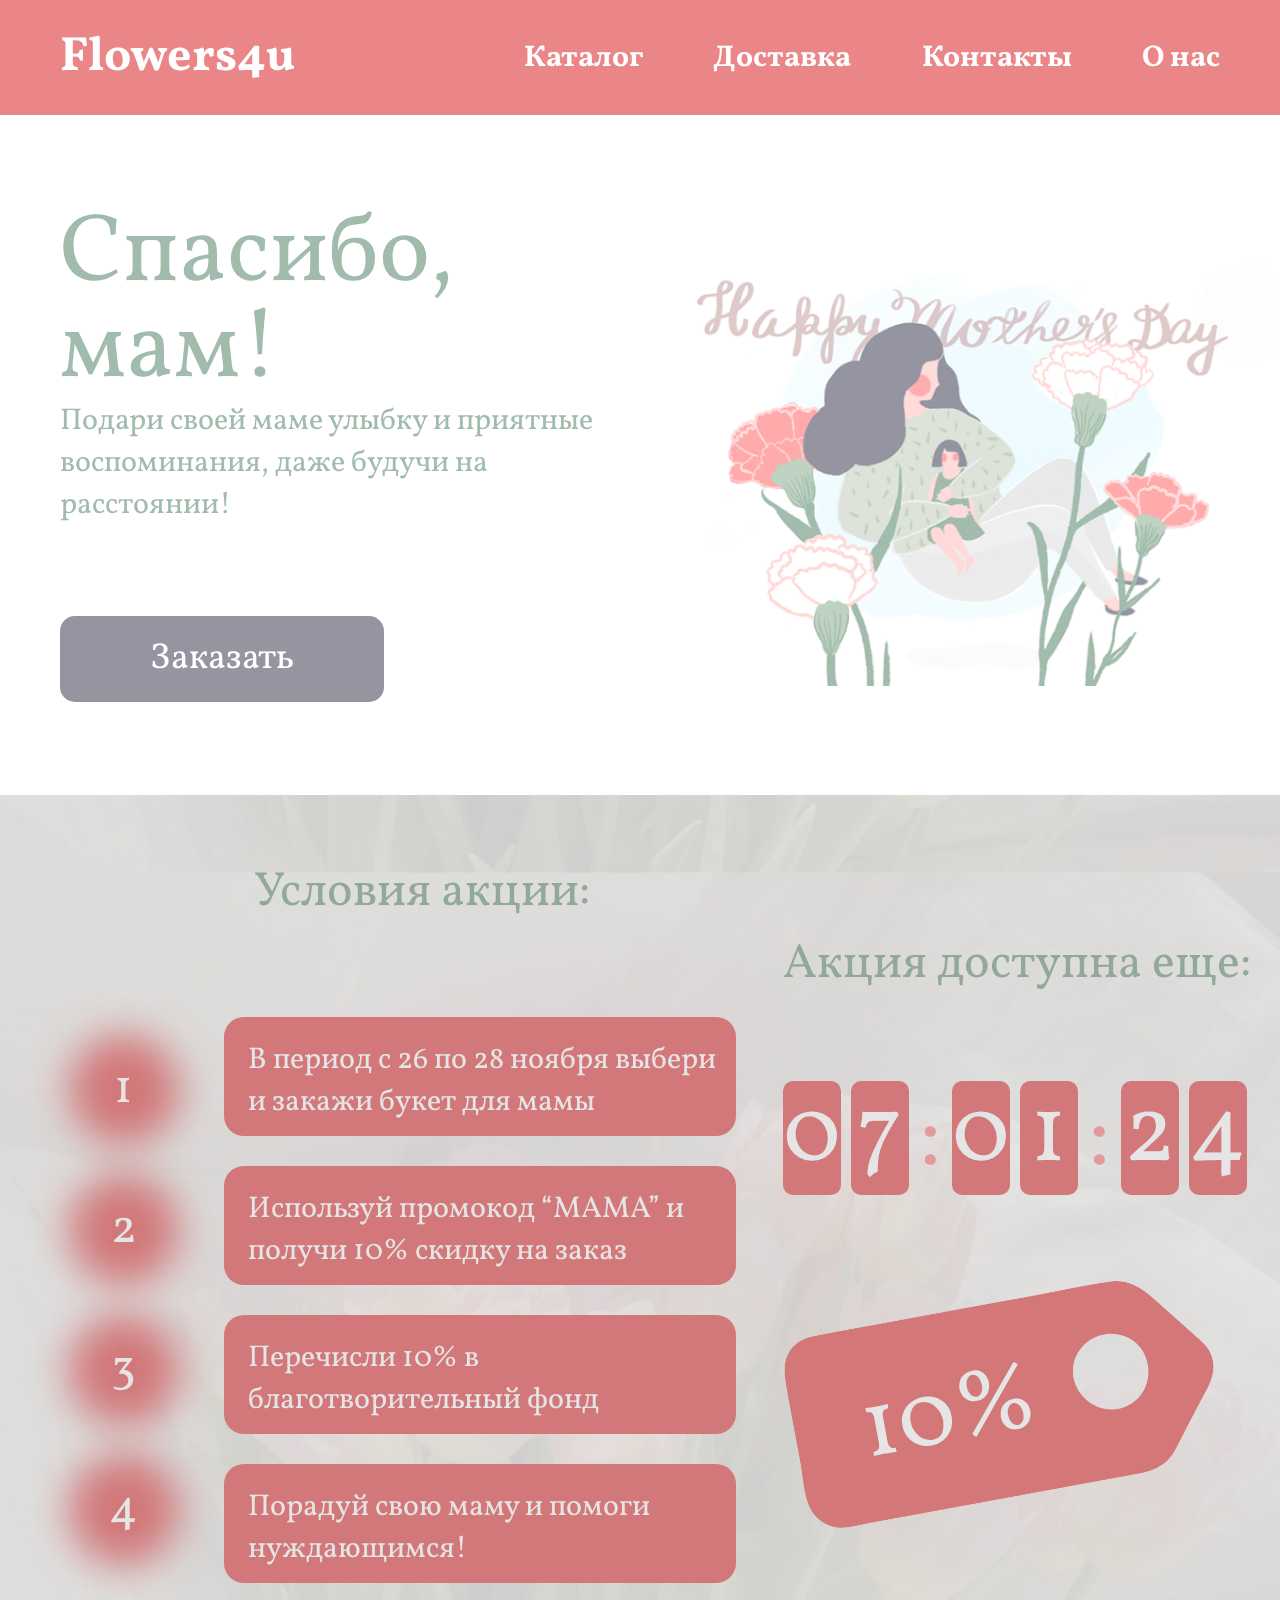
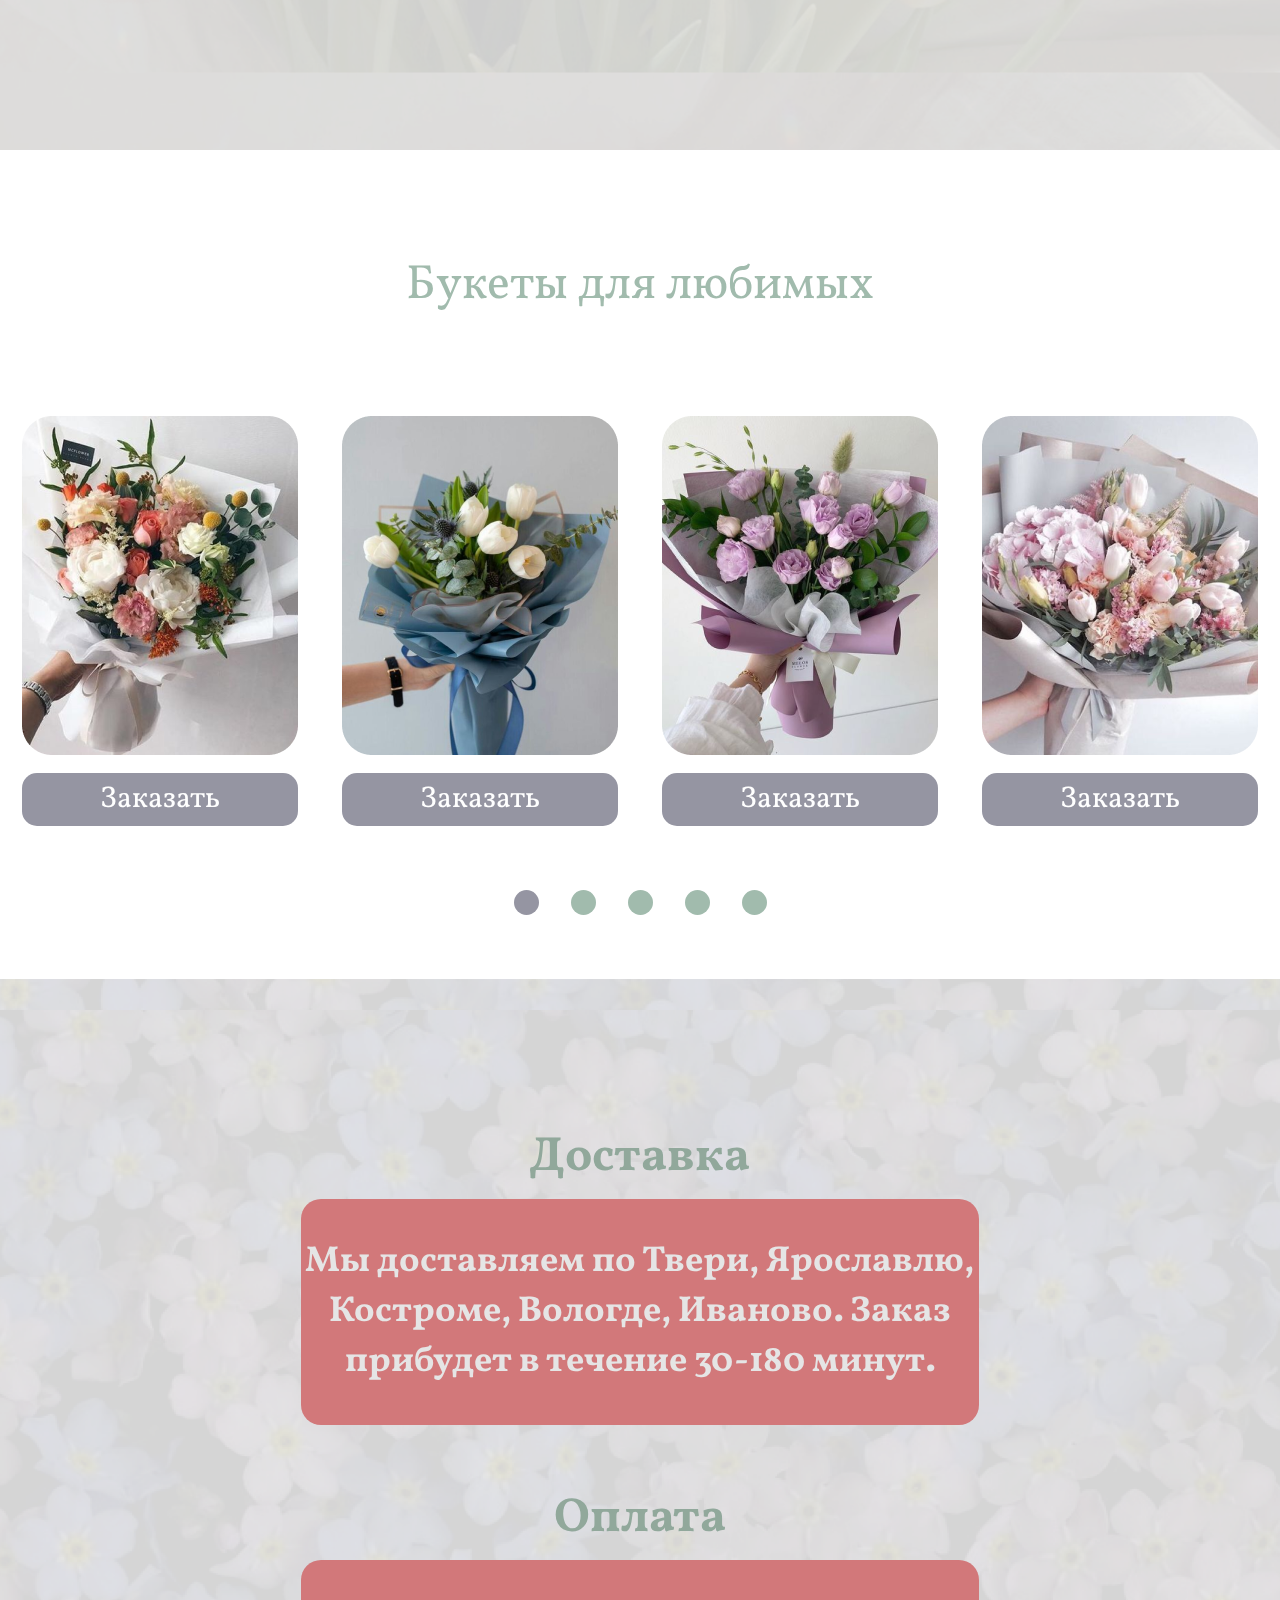
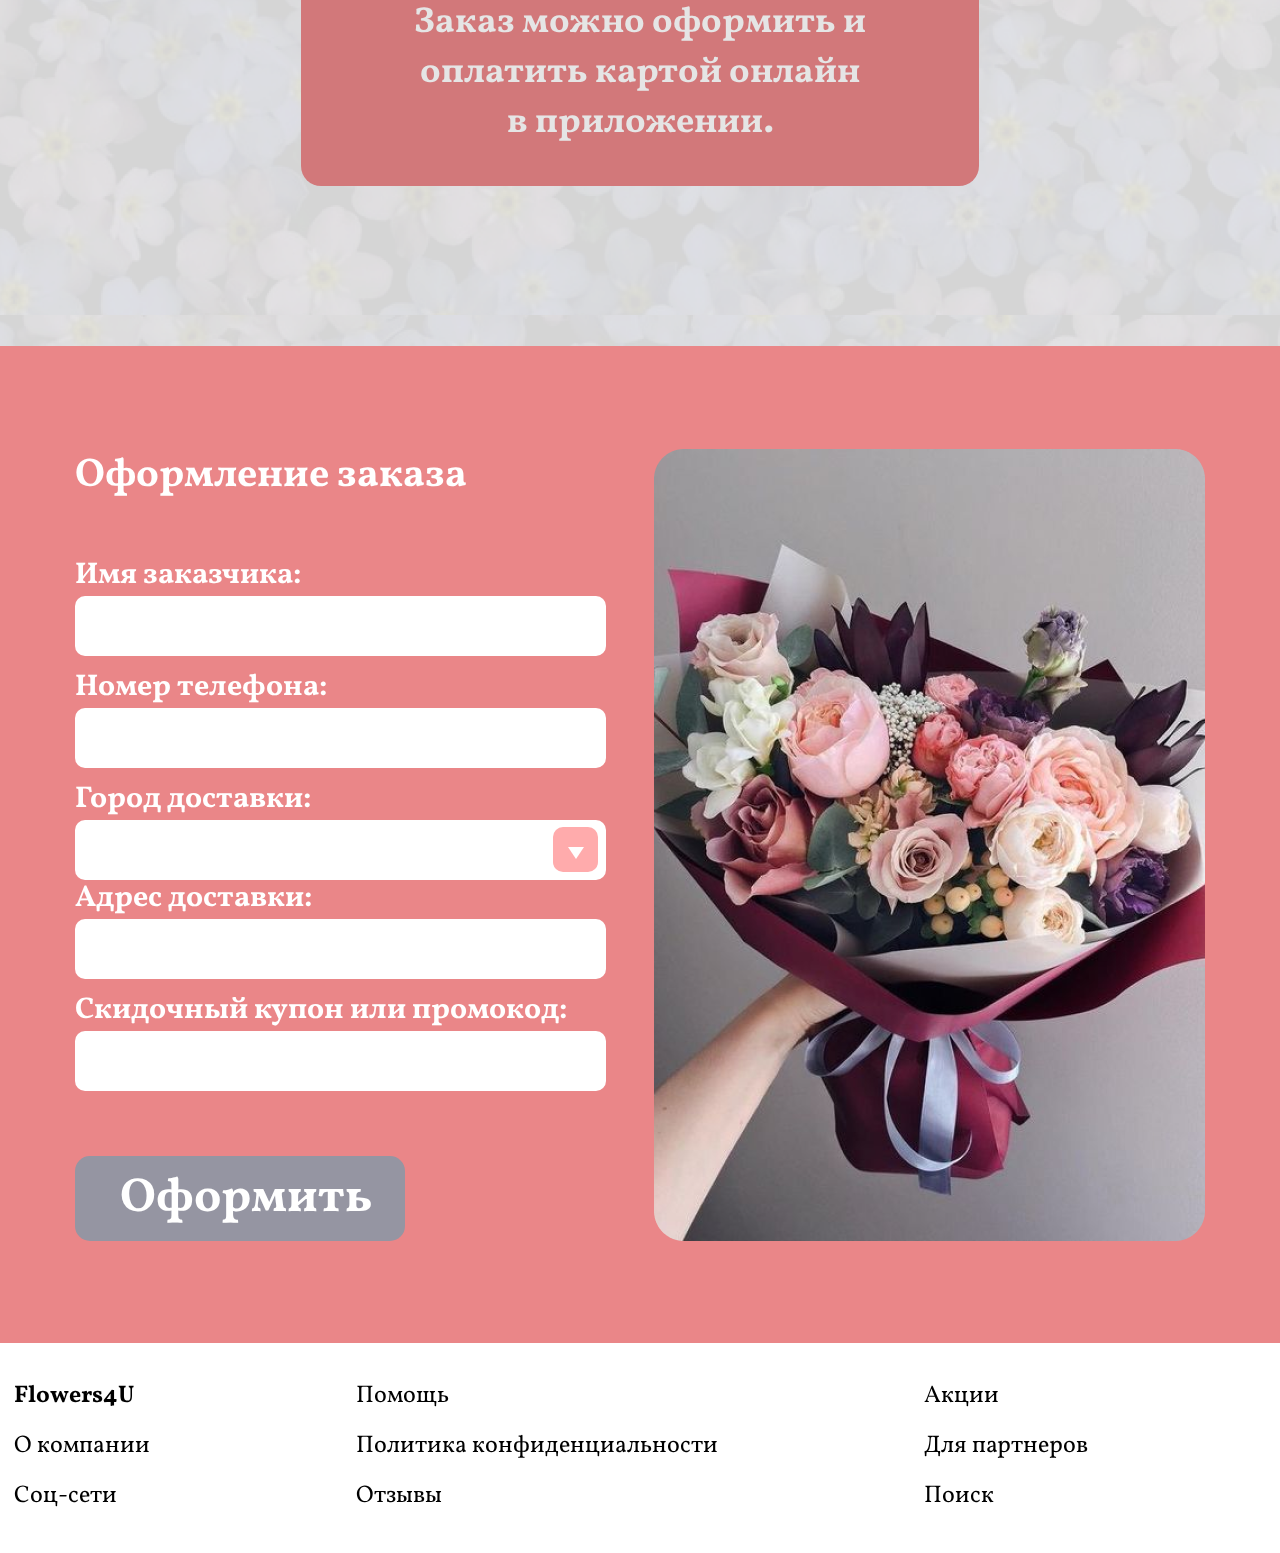
<file: index.html>
<!DOCTYPE html>
<html lang="en">
<head>
    <meta charset="UTF-8">
    <link href="styles.css" rel="stylesheet">
    <link rel="shortcut icon" href="img/flower_icon.ico" type="image/x-icon">
    <title>Flowers4u</title>
</head>
<body>
<div class="wrapper">
    <div class="header">
        <div class='container'>
            <div class="header-row">
                <div class="header-logo">
                    Flowers4u
                </div>
                <div class="header-menu">
                    <a href="#">Каталог</a>
                    <a href="#">Доставка</a>
                    <a href="#">Контакты</a>
                    <a href="#">О нас</a>
                </div>
            </div>
        </div>
    </div>
    <div class="content">
        <div class="thanks">
            <div class='container'>
                <div class="thanks-row">
                    <div class="thanks-body">
                        <div class="thanks-text">
                            <div class="thanks-title">Спасибо, мам!</div>
                            <p class="thanks-info">Подари своей маме улыбку и приятные воспоминания, даже будучи на
                                расстоянии!</p>
                        </div>
                        <div class="thanks-button">
                            <a href="#">Заказать</a>
                        </div>
                    </div>
                    <div class="thanks-image">
                        <img src="img/mother_s_day_1.png" width="654" height="490">
                    </div>
                </div>
            </div>
        </div>
        <div class="sales">
            <div class="container">
                <div class="sales-row">
                    <div class="sales-row-first">
                        <div class="sales-row-first-title">
                            Условия акции:
                        </div>
                        <div class="sales-row-first-column">
                            <ul class="sales-row-first-column-text">
                                <li>В период с 26 по 28 ноября
                                    выбери и закажи букет для мамы
                                </li>
                                <li>Используй промокод “МАМА” и
                                    получи 10% скидку на заказ
                                </li>
                                <li>Перечисли 10% в
                                    благотворительный фонд
                                </li>
                                <li>Порадуй свою маму и
                                    помоги нуждающимся!
                                </li>
                            </ul>
                            <ul class="sales-row-first-column-number">
                                <li>1</li>
                                <li>2</li>
                                <li>3</li>
                                <li>4</li>
                            </ul>
                        </div>
                    </div>
                    <div class="sales-row-second">
                        <div class="sales-row-second-title">
                            Акция доступна еще:
                        </div>
                        <div class="sales-row-second-column">
                            <ul class="sales-row-second-column-date">
                                <li>0</li>
                                <li>7</li>
                                <li class="dots">:</li>
                                <li>0</li>
                                <li>1</li>
                                <li class="dots">:</li>
                                <li>2</li>
                                <li>4</li>
                            </ul>
                            <div class="sales-row-second-column-image">
                                <img src="img/sales_rectangle.png" alt="">
                                <p>10%</p>
                            </div>
                        </div>
                    </div>
                </div>
            </div>
        </div>
        <div class="bouquets">
            <div class="container">
                <div class="bouquets-row">
                    <div class="bouquets-title">
                        Букеты для любимых
                    </div>
                    <div class="bouquets-columns">
                        <div class="block-1">
                            <div class="bouquets-column-1">
                                <img src="img/flowers_1.png" alt="">
                                <p>Заказать</p>
                            </div>
                            <div class="bouquets-column-2">
                                <img src="img/flowers_2.png" alt="">
                                <p>Заказать</p>
                            </div>
                        </div>
                        <div class="block-2">
                            <div class="bouquets-column-3">
                                <img src="img/flowers_3.png" alt="">
                                <p>Заказать</p>
                            </div>
                            <div class="bouquets-column-4">
                                <img src="img/flowers_4.png" alt="">
                                <p>Заказать</p>
                            </div>
                        </div>
                    </div>
                    <div class="bouquets-circle">

                        <input type="radio" id="contactChoice1"
                               name="contact" value="circle" checked>
                        <label for="contactChoice1"></label>
                        <input type="radio" id="contactChoice2"
                               name="contact" value="circle">
                        <label for="contactChoice2"></label>
                        <input type="radio" id="contactChoice3"
                               name="contact" value="circle">
                        <label for="contactChoice3"></label>
                        <input type="radio" id="contactChoice4"
                               name="contact" value="circle">
                        <label for="contactChoice4"></label>
                        <input type="radio" id="contactChoice5"
                               name="contact" value="circle">
                        <label for="contactChoice5"></label>

                    </div>
                </div>
            </div>
        </div>
        <div class="delivery">
            <div class="container">
                <div class="delivery-column">
                    <div class="delivery-title">Доставка</div>
                    <div class="delivery-info">
                        <div class="delivery-info-1">
                            Мы доставляем по Твери, Ярославлю, Костроме, Вологде, Иваново.
                            Заказ прибудет в течение 30-180 минут.
                        </div>
                    </div>
                    <div class="delivery-title">Оплата</div>
                    <div class="delivery-info">
                        <div class="delivery-info-2">
                            Заказ можно оформить и оплатить картой онлайн в приложении.
                        </div>
                    </div>
                </div>
            </div>
        </div>
        <div class="checkout">
            <div class="container">
                <div class="checkout-row">
                    <div class="checkout-body">
                        <div class="checkout-title">
                            Оформление заказа
                        </div>
                        <div class="checkout-info">
                            <div class="name">Имя заказчика:
                                <div class="field"></div>
                            </div>
                            <div class="number">Номер телефона:
                                <div class="field"></div>
                            </div>
                            <div class="city">Город доставки:
                                <div class="field"></div>
                                <div class="figure">
                                    <div class="field-sqr"></div>
                                    <div class="field-triangle"></div>
                                </div>
                            </div>
                            <div class="address">Адрес доставки:
                                <div class="field"></div>
                            </div>
                            <div class="coupon">Скидочный купон или промокод:
                                <div class="field"></div>
                            </div>
                            <div class="checkout-btn">Оформить</div>
                        </div>
                    </div>
                    <div class="checkout-flowers">
                        <img src="img/flowers_5.png" alt="" width="551" height="792">
                    </div>
                </div>
            </div>
        </div>
    </div>
    <div class="footer">
        <div class='container'>
            <ul class="footer-menu">
                <li><a href="#" class="logo">Flowers4U</a></li>
                <li><a href="#">О компании</a></li>
                <li><a href="#">Соц-сети</a></li>
                <li><a href="#">Помощь</a></li>
                <li><a href="#">Политика конфиденциальности</a></li>
                <li><a href="#">Отзывы</a></li>
                <li><a href="#">Акции</a></li>
                <li><a href="#">Для партнеров</a></li>
                <li><a href="#">Поиск</a></li>
            </ul>
        </div>
    </div>
</div>
</body>
</html>
</file>
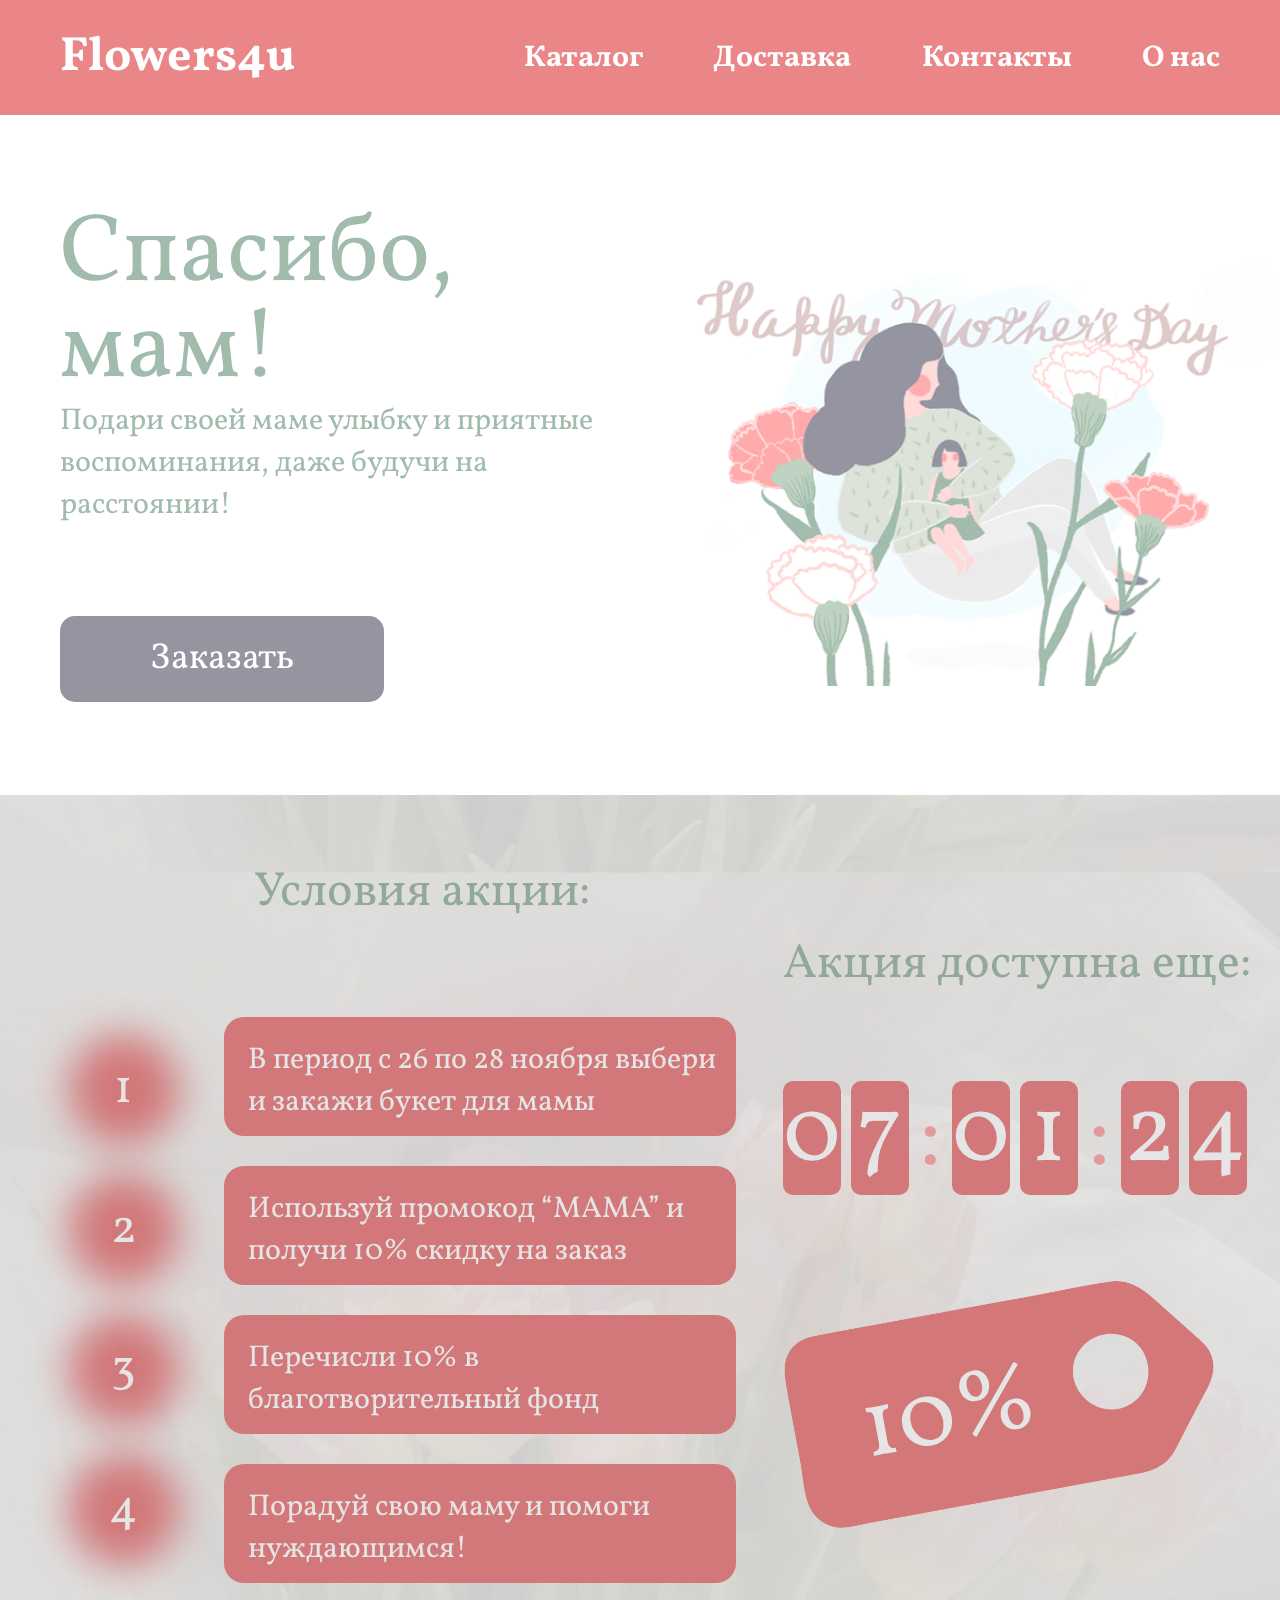
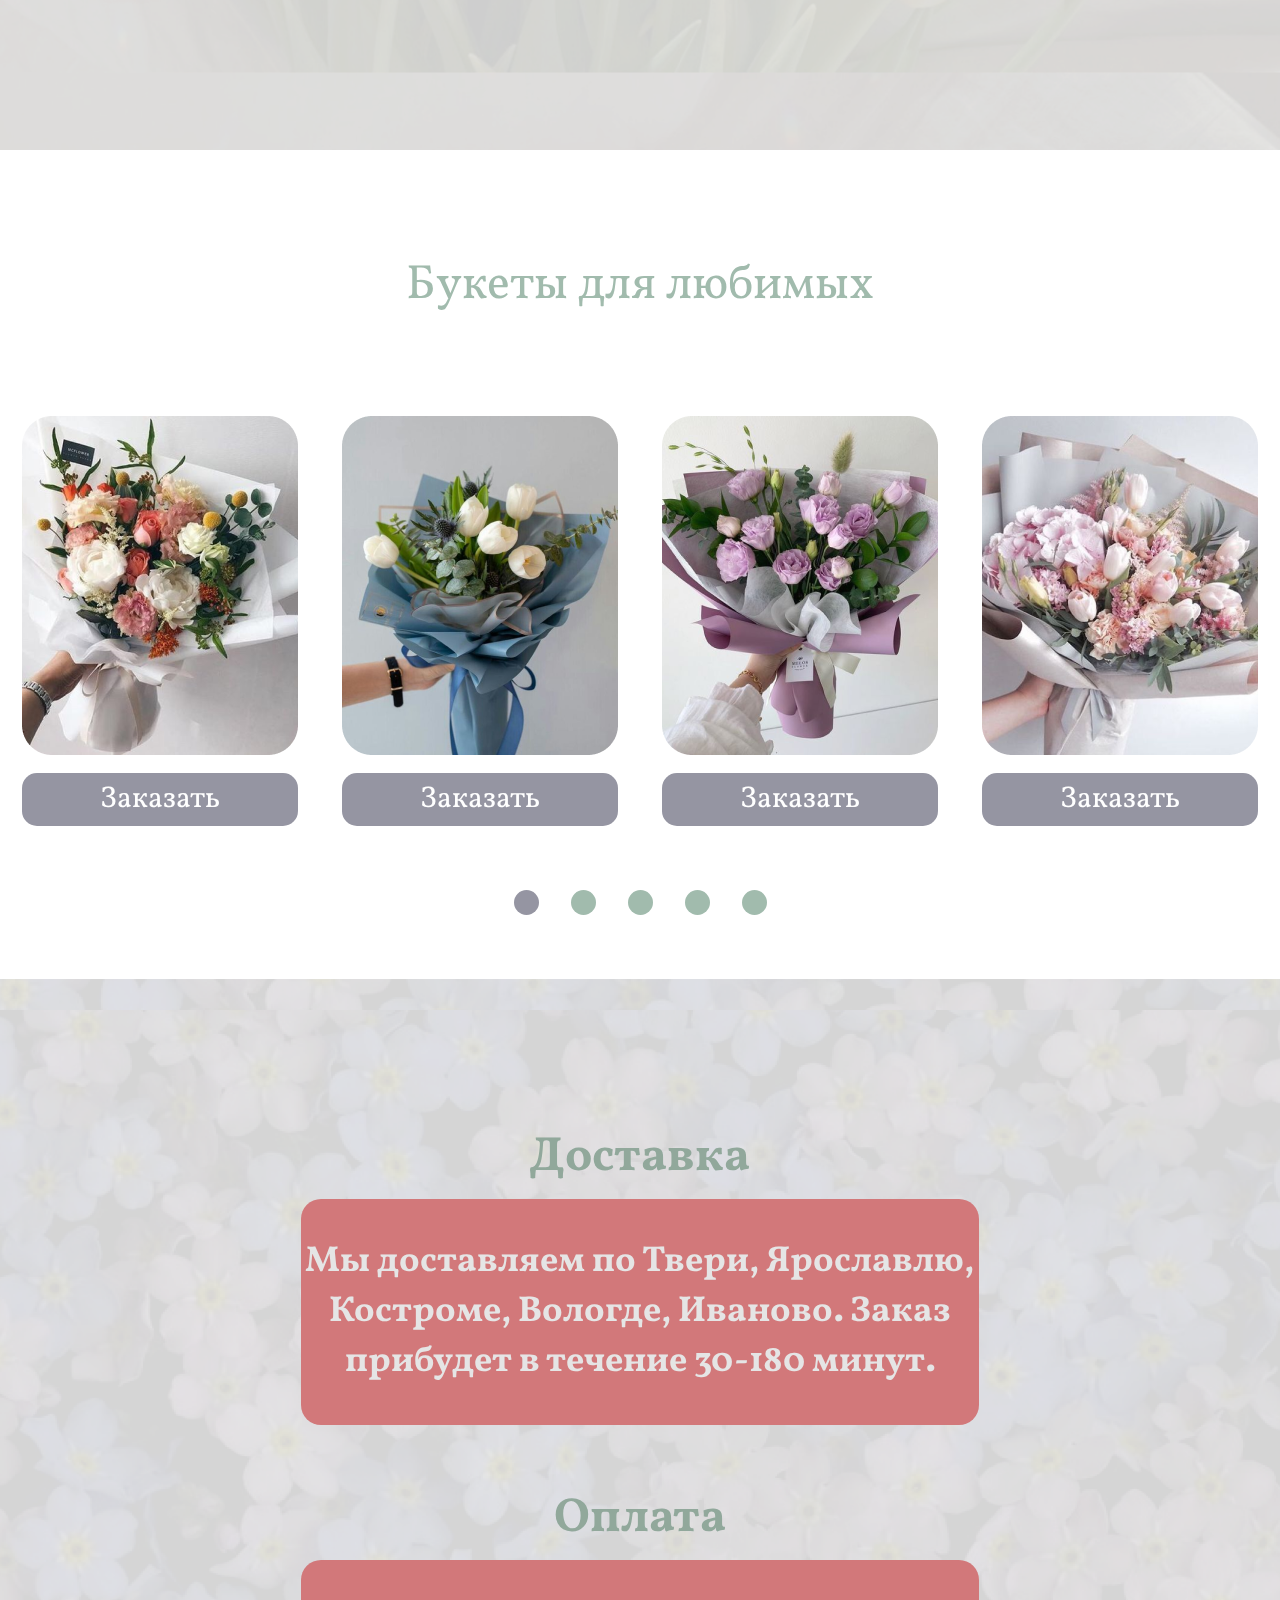
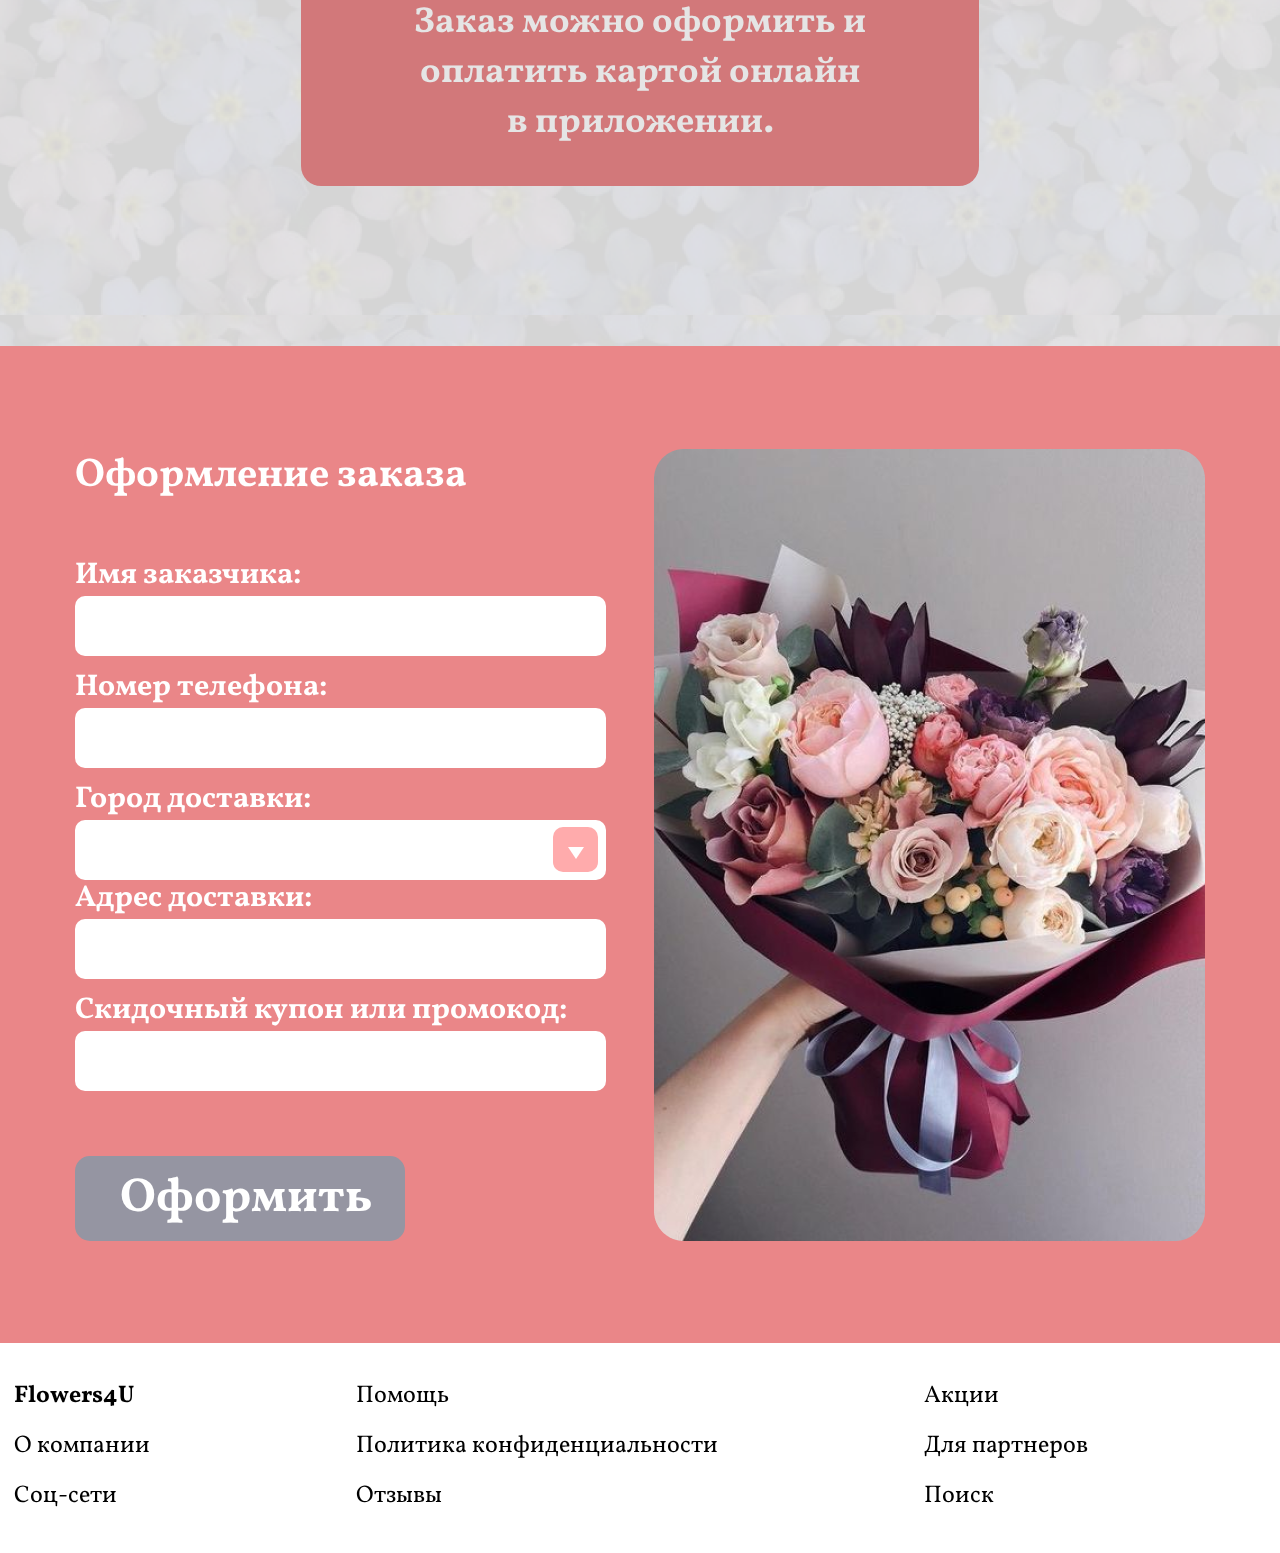
<file: src/main/html/index.html>
<!DOCTYPE html>
<html lang="en">
<head>
    <meta charset="UTF-8">
    <link href="styles.css" rel="stylesheet">
    <title>Title</title>
</head>
<body>
<div class="wrapper">
    <div class="header">
        <div class='container'>
            <div class="header-row">
                <div class="header-logo">
                    Flowers4u
                </div>
                <div class="header-menu">
                    <a href="#">Каталог</a>
                    <a href="#">Доставка</a>
                    <a href="#">Контакты</a>
                    <a href="#">О нас</a>
                </div>
            </div>
        </div>
    </div>
    <div class="content">
        <div class="thanks">
            <div class='container'>
                <div class="thanks-row">
                    <div class="thanks-body">
                        <div class="thanks-text">
                            <div class="thanks-title">Спасибо, мам!</div>
                            <p class="thanks-info">Подари своей маме улыбку и приятные воспоминания, даже будучи на
                                расстоянии!</p>
                        </div>
                        <div class="thanks-button">
                            <a href="#">Заказать</a>
                        </div>
                    </div>
                    <div class="thanks-image">
                        <img src="img/mother_s_day_1.png" width="654" height="490">
                    </div>
                </div>
            </div>
        </div>
        <div class="sales">
            <div class="container">
                <div class="sales-row">
                    <div class="sales-row-first">
                        <div class="sales-row-first-title">
                            Условия акции:
                        </div>
                        <div class="sales-row-first-column">
                            <ul class="sales-row-first-column-text">
                                <li>В период с 26 по 28 ноября
                                    выбери и закажи букет для мамы
                                </li>
                                <li>Используй промокод “МАМА” и
                                    получи 10% скидку на заказ
                                </li>
                                <li>Перечисли 10% в
                                    благотворительный фонд
                                </li>
                                <li>Порадуй свою маму и
                                    помоги нуждающимся!
                                </li>
                            </ul>
                            <ul class="sales-row-first-column-number">
                                <li>1</li>
                                <li>2</li>
                                <li>3</li>
                                <li>4</li>
                            </ul>
                        </div>
                    </div>
                    <div class="sales-row-second">
                        <div class="sales-row-second-title">
                            Акция доступна еще:
                        </div>
                        <div class="sales-row-second-column">
                            <ul class="sales-row-second-column-date">
                                <li>0</li>
                                <li>7</li>
                                <li class="dots">:</li>
                                <li>0</li>
                                <li>1</li>
                                <li class="dots">:</li>
                                <li>2</li>
                                <li>4</li>
                            </ul>
                            <div class="sales-row-second-column-image">
                                <img src="img/sales_rectangle.png" alt="">
                                <p>10%</p>
                            </div>
                        </div>
                    </div>
                </div>
            </div>
        </div>
        <div class="bouquets">
            <div class="container">
                <div class="bouquets-row">
                    <div class="bouquets-title">
                        Букеты для любимых
                    </div>
                    <div class="bouquets-columns">
                        <div class="block-1">
                            <div class="bouquets-column-1">
                                <img src="img/flowers_1.png" alt="">
                                <p>Заказать</p>
                            </div>
                            <div class="bouquets-column-2">
                                <img src="img/flowers_2.png" alt="">
                                <p>Заказать</p>
                            </div>
                        </div>
                        <div class="block-2">
                            <div class="bouquets-column-3">
                                <img src="img/flowers_3.png" alt="">
                                <p>Заказать</p>
                            </div>
                            <div class="bouquets-column-4">
                                <img src="img/flowers_4.png" alt="">
                                <p>Заказать</p>
                            </div>
                        </div>
                    </div>
                    <div class="bouquets-circle">

                        <input type="radio" id="contactChoice1"
                               name="contact" value="circle" checked>
                        <label for="contactChoice1"></label>
                        <input type="radio" id="contactChoice2"
                               name="contact" value="circle">
                        <label for="contactChoice2"></label>
                        <input type="radio" id="contactChoice3"
                               name="contact" value="circle">
                        <label for="contactChoice3"></label>
                        <input type="radio" id="contactChoice4"
                               name="contact" value="circle">
                        <label for="contactChoice4"></label>
                        <input type="radio" id="contactChoice5"
                               name="contact" value="circle">
                        <label for="contactChoice5"></label>

                    </div>
                </div>
            </div>
        </div>
        <div class="delivery">
            <div class="container">
                <div class="delivery-column">
                    <div class="delivery-title">Доставка</div>
                    <div class="delivery-info">
                        <div class="delivery-info-1">
                            Мы доставляем по Твери, Ярославлю, Костроме, Вологде, Иваново.
                            Заказ прибудет в течение 30-180 минут.
                        </div>
                    </div>
                    <div class="delivery-title">Оплата</div>
                    <div class="delivery-info">
                        <div class="delivery-info-2">
                            Заказ можно оформить и оплатить картой онлайн в приложении.
                        </div>
                    </div>
                </div>
            </div>
        </div>
        <div class="checkout">
            <div class="container">
                <div class="checkout-row">
                    <div class="checkout-body">
                        <div class="checkout-title">
                            Оформление заказа
                        </div>
                        <div class="checkout-info">
                            <div class="name">Имя заказчика:
                                <div class="field"></div>
                            </div>
                            <div class="number">Номер телефона:
                                <div class="field"></div>
                            </div>
                            <div class="city">Город доставки:
                                <div class="field"></div>
                                <div class="figure">
                                    <div class="field-sqr"></div>
                                    <div class="field-triangle"></div>
                                </div>
                            </div>
                            <div class="address">Адрес доставки:
                                <div class="field"></div>
                            </div>
                            <div class="coupon">Скидочный купон или промокод:
                                <div class="field"></div>
                            </div>
                            <div class="checkout-btn">Оформить</div>
                        </div>
                    </div>
                    <div class="checkout-flowers">
                        <img src="img/flowers_5.png" alt="" width="551" height="792">
                    </div>
                </div>
            </div>
        </div>
    </div>
    <div class="footer">
        <div class='container'>
            <ul class="footer-menu">
                <li><a href="#" class="logo">Flowers4U</a></li>
                <li><a href="#">О компании</a></li>
                <li><a href="#">Соц-сети</a></li>
                <li><a href="#">Помощь</a></li>
                <li><a href="#">Политика конфиденциальности</a></li>
                <li><a href="#">Отзывы</a></li>
                <li><a href="#">Акции</a></li>
                <li><a href="#">Для партнеров</a></li>
                <li><a href="#">Поиск</a></li>
            </ul>
        </div>
    </div>
</div>
</body>
</html>
</file>
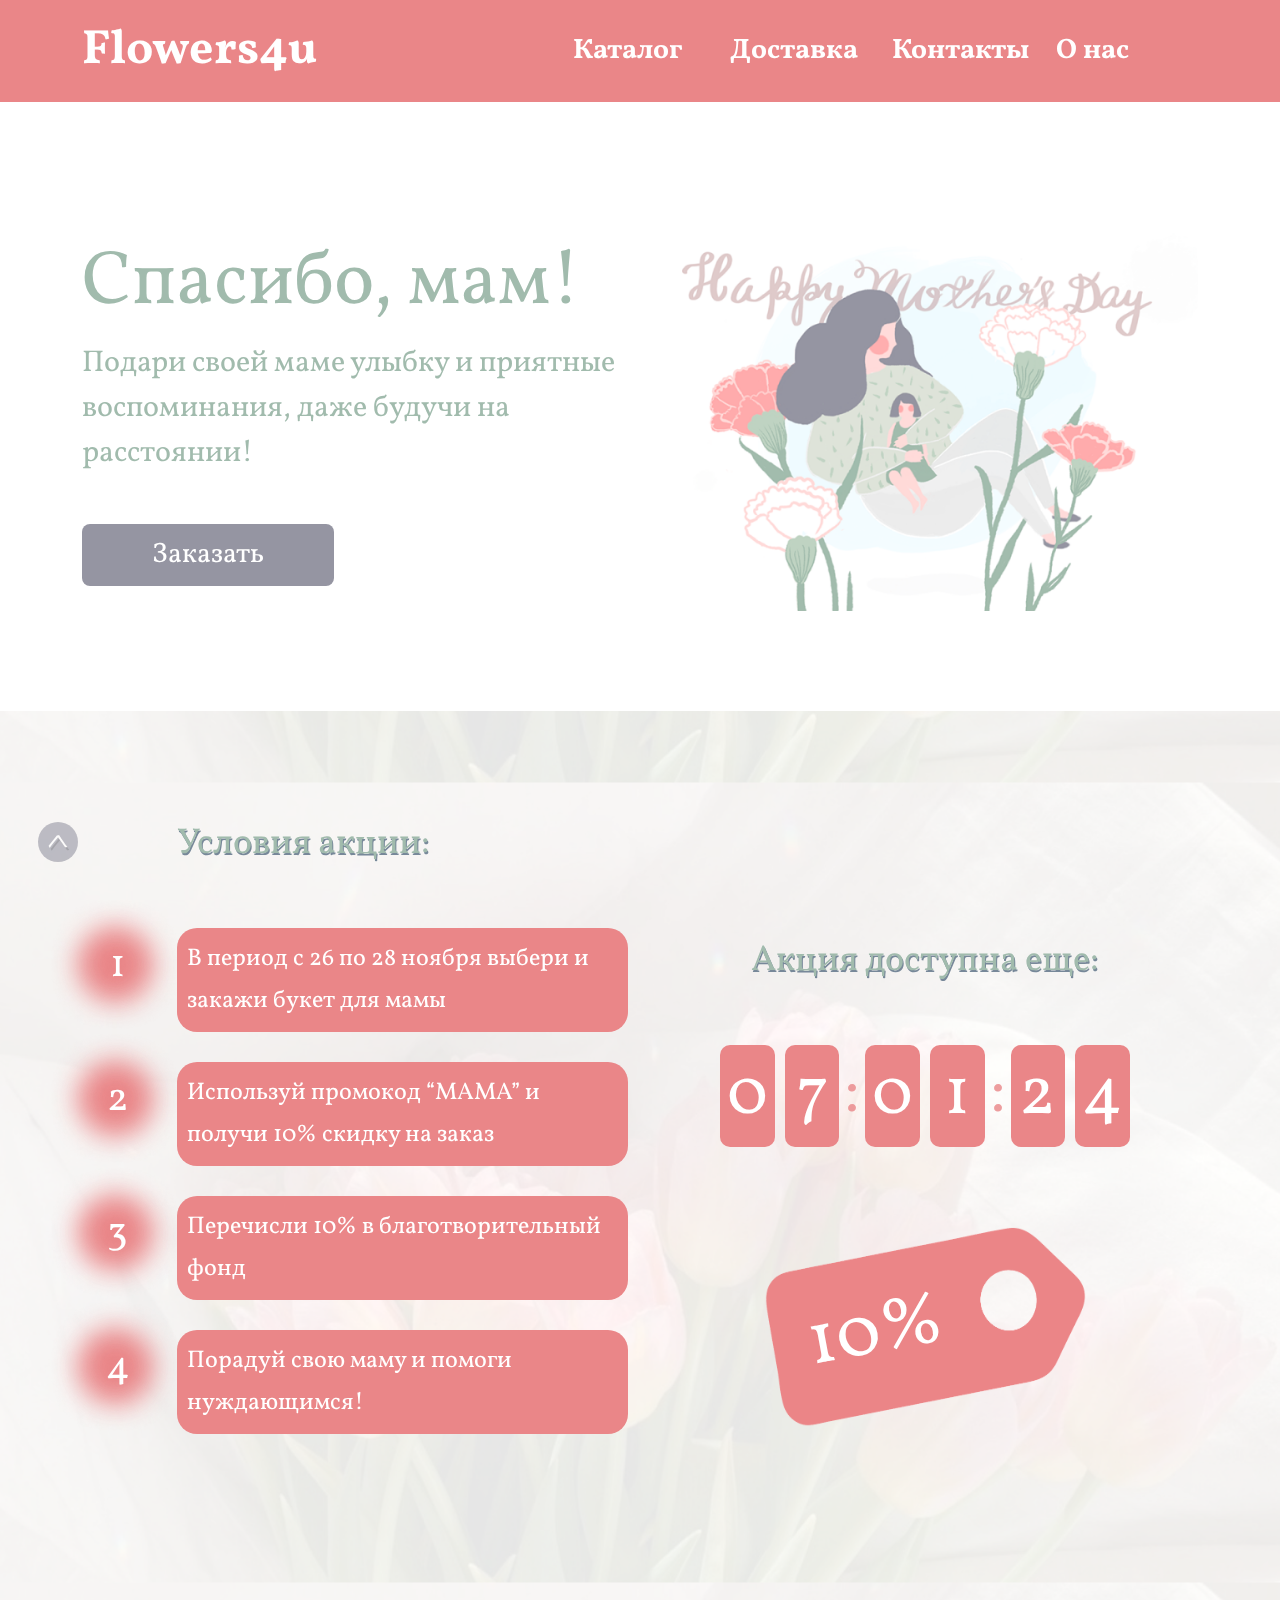
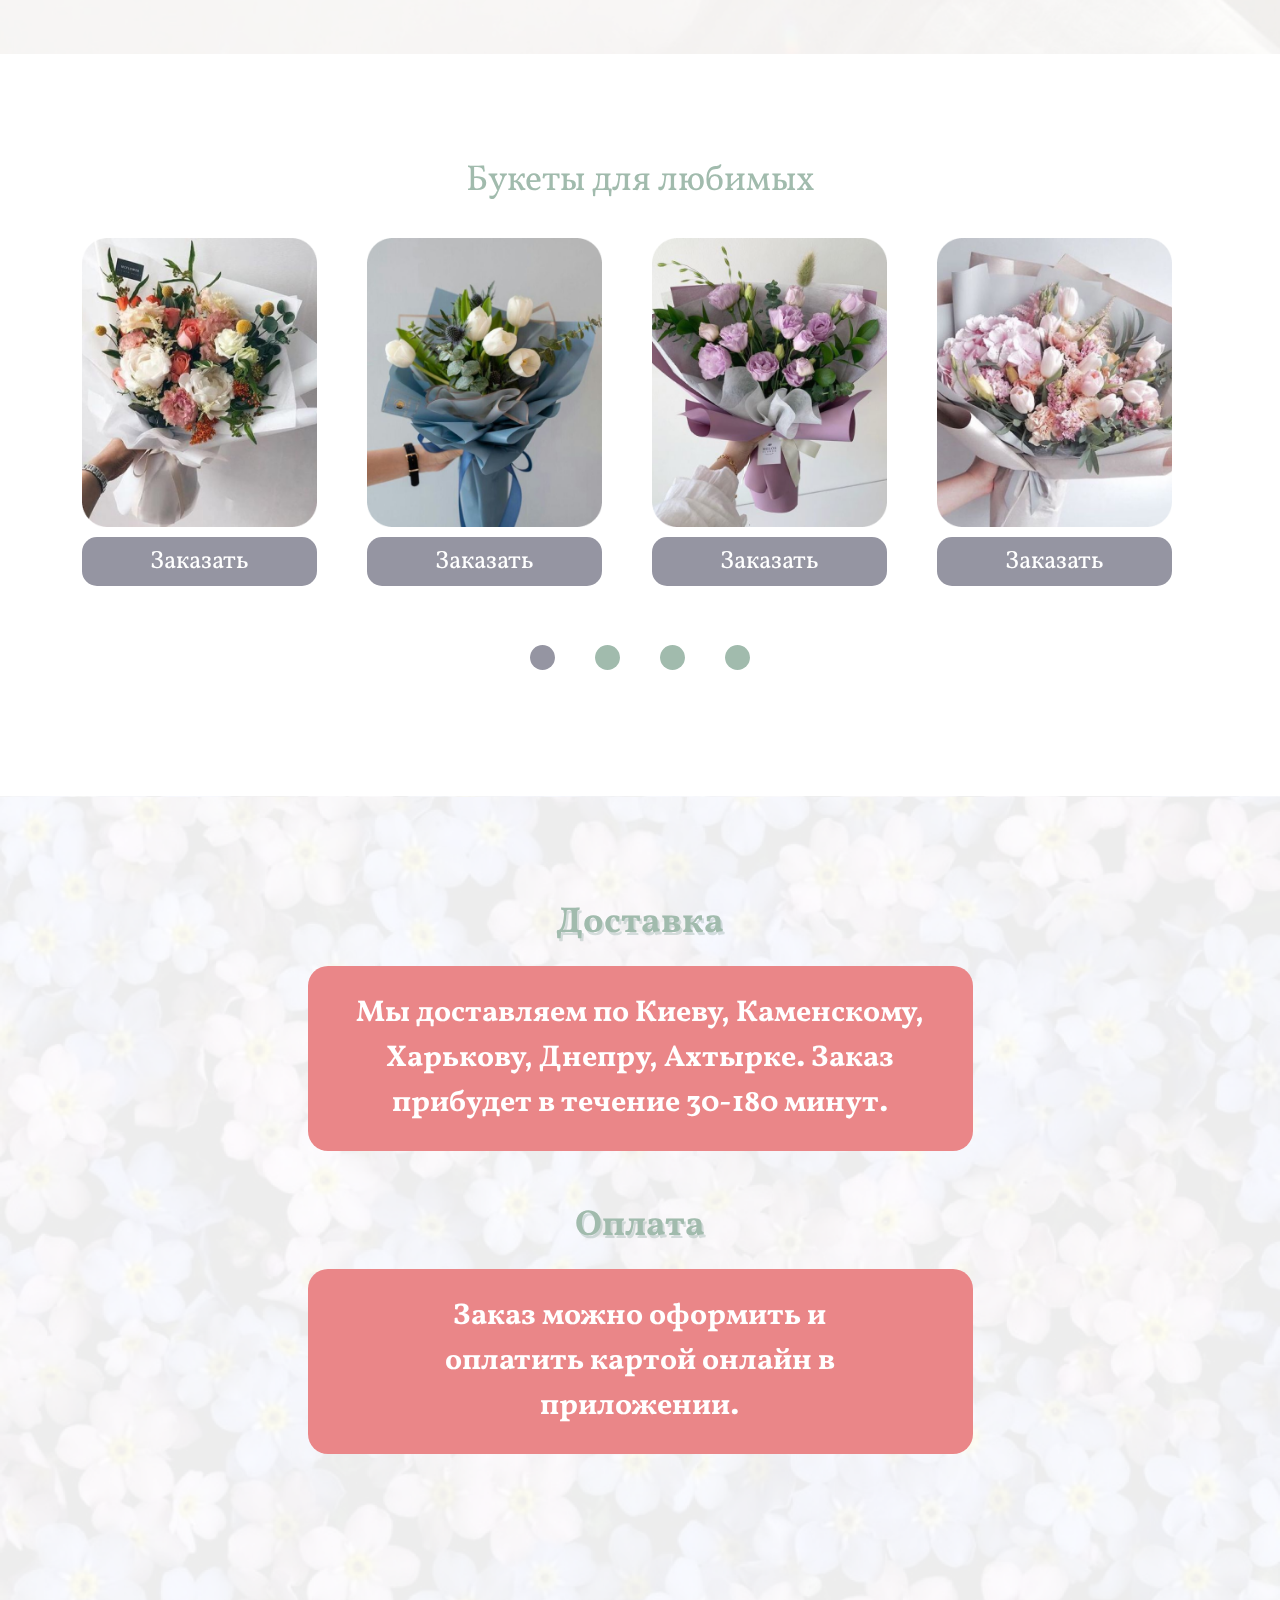
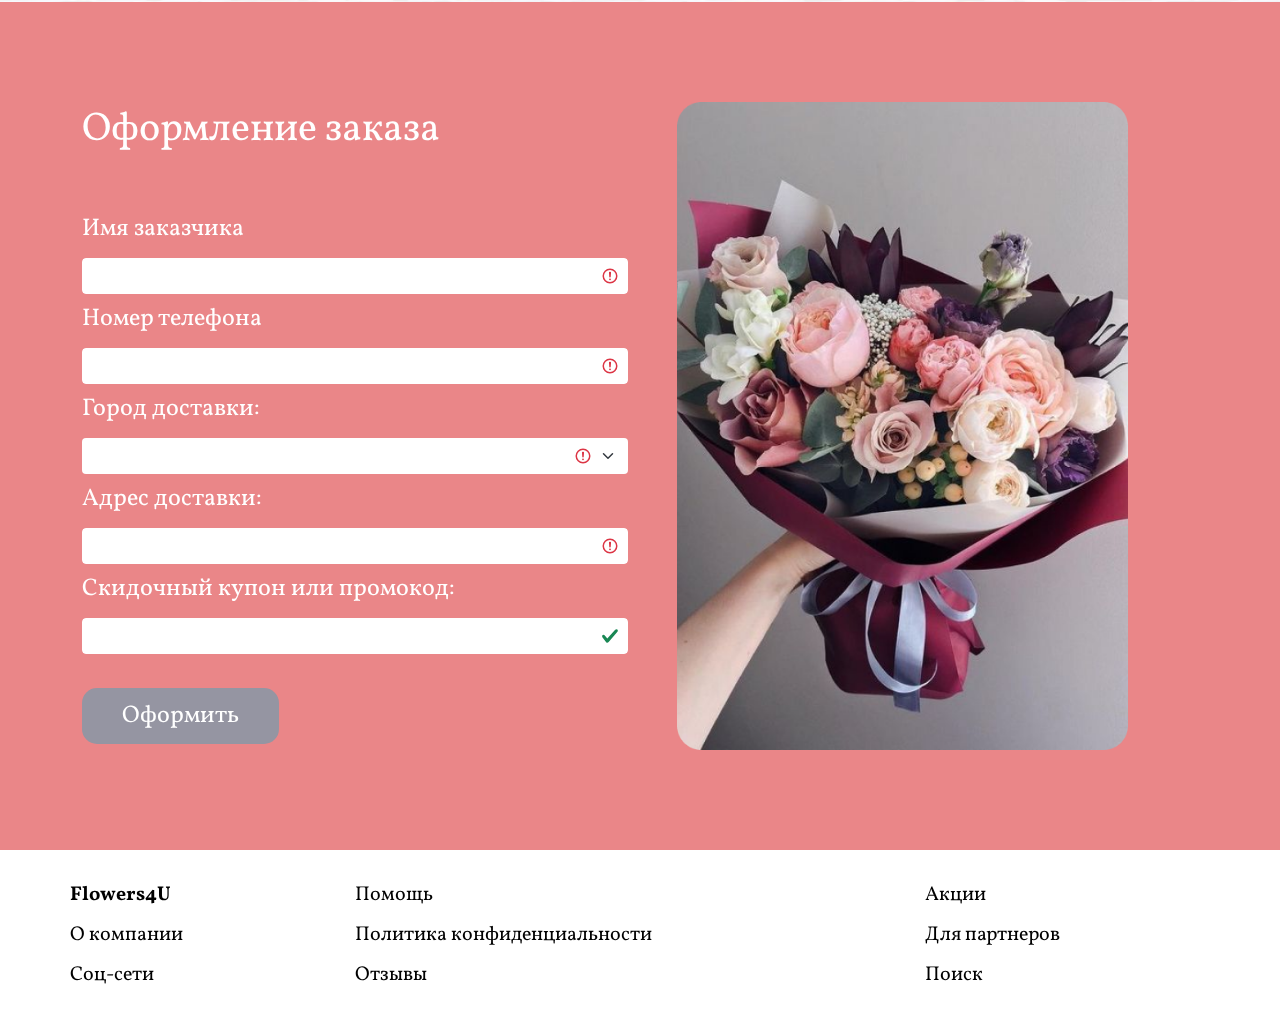
<file: web.html>
<!doctype html>
<html lang="en">
<head>
    <meta charset="UTF-8">
    <meta name="viewport" content="width=device-width, initial-scale=1">
    <meta http-equiv="X-UA-Compatible" content="ie=edge">
    <link rel="shortcut icon" href="img/flower_icon.png" type="image/x-icon">
    <link href="css/bootstrap.min.css" rel="stylesheet">
    <link href="css/style.css" rel="stylesheet">
    <title>Flowers4u</title>
</head>
<body>
<header id="header">
    <div class="container">
        <div class="row text-center text-lg-start text-white fw-bold align-items-center">
            <div class="col-lg-5 col-12 text-lg-start f4u-logo">Flowers4u</div>
            <div class="col-lg-7 col-12">
                <div class="row text-center f4u-menu">
                    <div class="col-lg-3 col-6"><a href="#bouquets">Каталог</a></div>
                    <div class="col-lg-3 col-6"><a href="#delivery">Доставка</a></div>
                    <div class="col-lg-3 col-6"><a href="#">Контакты</a></div>
                    <div class="col-lg-3 col-6 text-lg-center text-xl-start"><a href="#footer">О нас</a></div>
                </div>
            </div>
        </div>
    </div>
</header>
<section id="thanks" class="thanks">
    <div class="container">
        <div class="row align-items-center text-lg-start text-center">
            <div class="col-lg-6 col-12">
                <div class="thanks-title">Спасибо, мам!</div>
                <div class="thanks-info mb-5">Подари своей маме улыбку и приятные
                    воспоминания, даже будучи на расстоянии!
                </div>
                <a href="#checkout" class="btn btn-order">Заказать</a>
            </div>
            <div class="col-lg-6 col-12">
                <img src="/img/mother_s_day_1.png" alt="" class="img-fluid">
            </div>
        </div>
    </div>
</section>

<section id="sales" class="sales">
    <div class="container">
        <div class="row">
            <div class="col-lg-5 offset-lg-1 offset-md-2 offset-sm-2 sales-title-1">
                Условия акции:
            </div>
        </div>
        <div class="row">
            <div class="col-lg-6 col-md-12 col-sm-12 col-12">
                <div class="row">
                    <div class="col-lg-2 col-md-2 col-sm-2 col-2 sales-numbers">
                        <p>1</p>
                    </div>
                    <div class="col-lg-10 col-md-10 col-sm-10 col-10 sales-info">
                        <p>В период с 26 по 28 ноября выбери и закажи букет для мамы</p>
                    </div>
                </div>
                <div class="row">
                    <div class="col-lg-2 col-md-2 col-sm-2 col-2 sales-numbers">
                        <p>2</p>
                    </div>
                    <div class="col-lg-10 col-md-10 col-sm-10 col-10 sales-info">
                        <p>Используй промокод “МАМА” и получи 10% скидку на заказ</p>
                    </div>
                </div>
                <div class="row">
                    <div class="col-lg-2 col-md-2 col-sm-2 col-2 sales-numbers">
                        <p>3</p>
                    </div>
                    <div class="col-lg-10 col-md-10 col-sm-10 col-10 sales-info">
                        <p>Перечисли 10% в благотворительный фонд </p>
                    </div>
                </div>
                <div class="row">
                    <div class="col-lg-2 col-md-2 col-sm-2 col-2 sales-numbers">
                        <p>4</p>
                    </div>
                    <div class="col-lg-10 col-md-10 col-sm-10 col-10 sales-info">
                        <p>Порадуй свою маму и помоги нуждающимся!</p>
                    </div>
                </div>
            </div>
            <div class="col-lg-6 col-md-12 col-sm-12 col-12 ">
                <div class="row">
                    <div class="col-12 text-center sales-title-1">
                        Акция доступна еще:
                    </div>
                </div>
                <div class="sales-timer">
                    <div class="sales-data">0</div>
                    <div class="sales-data">7</div>
                    <div class="sales-dots">:</div>
                    <div class="sales-data">0</div>
                    <div class="sales-data">1</div>
                    <div class="sales-dots">:</div>
                    <div class="sales-data">2</div>
                    <div class="sales-data">4</div>
                </div>
                <div class="row sales-img">
                    <img src="/img/sales_rectangle.png" alt="" class="img-fluid img-rectangle">
                </div>
                <div class="row sales-percent">
                    <p>10%</p>
                </div>
            </div>
        </div>
    </div>
</section>

<section id="bouquets" class="bouquets">
    <div class="container">
        <div class="row">
            <div class="col-12 bouquets-title text-center">
                Букеты для любимых
            </div>
        </div>
        <div class="row justify-content-center">
            <div class="col-12">
                <div id="bouquets-carousel" class="carousel slide" data-bs-ride="carousel">
                    <div class="carousel-indicators">
                        <button type="button" data-bs-target="#bouquets-carousel" data-bs-slide-to="0"
                                class="active" aria-current="true" aria-label="Slide 1"></button>
                        <button type="button" data-bs-target="#bouquets-carousel" data-bs-slide-to="1"
                                aria-label="Slide 2"></button>
                        <button type="button" data-bs-target="#bouquets-carousel" data-bs-slide-to="2"
                                aria-label="Slide 3"></button>
                        <button type="button" data-bs-target="#bouquets-carousel" data-bs-slide-to="3"
                                aria-label="Slide 4"></button>
                    </div>
                    <div class="carousel-inner">
                        <div class="carousel-item active carousel-flower" data-bs-interval="10000">
                            <div class="row">
                                <div class="col-xl-3 col-lg-3 col-sm-6">
                                    <img src="/img/flowers_1.png" class="d-block w-5 img-bouquets" alt=".">
                                    <a href="#checkout" class="btn btn-bouquets">Заказать</a>
                                </div>
                                <div class="col-xl-3 col-lg-3 col-sm-6">
                                    <img src="/img/flowers_2.png" class="d-block w-5 img-bouquets" alt=".">
                                    <a href="#checkout" class="btn btn-bouquets">Заказать</a>
                                </div>
                                <div class="col-xl-3 col-lg-3 col-sm-6">
                                    <img src="/img/flowers_3.png" class="d-block w-5 img-bouquets" alt=".">
                                    <a href="#checkout" class="btn btn-bouquets">Заказать</a>
                                </div>
                                <div class="col-xl-3 col-lg-3 col-sm-6">
                                    <img src="/img/flowers_4.png" class="d-block w-5 img-bouquets" alt=".">
                                    <a href="#checkout" class="btn btn-bouquets">Заказать</a>
                                </div>
                            </div>
                        </div>
                        <div class="carousel-item carousel-flower" data-bs-interval="10000">
                            <div class="row">
                                <div class="col-xl-3 col-lg-3 col-sm-6">
                                    <img src="/img/flowers_4.png" class="d-block w-5 img-bouquets" alt=".">
                                    <a href="#checkout" class="btn btn-bouquets">Заказать</a>
                                </div>
                                <div class="col-xl-3 col-lg-3 col-sm-6">
                                    <img src="/img/flowers_3.png" class="d-block w-5 img-bouquets" alt=".">
                                    <a href="#checkout" class="btn btn-bouquets">Заказать</a>
                                </div>
                                <div class="col-xl-3 col-lg-3 col-sm-6">
                                    <img src="/img/flowers_2.png" class="d-block w-5 img-bouquets" alt=".">
                                    <a href="#checkout" class="btn btn-bouquets">Заказать</a>
                                </div>
                                <div class="col-xl-3 col-lg-3 col-sm-6">
                                    <img src="/img/flowers_1.png" class="d-block w-5 img-bouquets" alt=".">
                                    <a href="#checkout" class="btn btn-bouquets">Заказать</a>
                                </div>
                            </div>
                        </div>
                        <div class="carousel-item carousel-flower" data-bs-interval="10000">
                            <div class="row">
                                <div class="col-xl-3 col-lg-3 col-sm-6">
                                    <img src="/img/flowers_1.png" class="d-block w-5 img-bouquets" alt=".">
                                    <a href="#checkout" class="btn btn-bouquets">Заказать</a>
                                </div>
                                <div class="col-xl-3 col-lg-3 col-sm-6">
                                    <img src="/img/flowers_3.png" class="d-block w-5 img-bouquets" alt=".">
                                    <a href="#checkout" class="btn btn-bouquets">Заказать</a>
                                </div>
                                <div class="col-xl-3 col-lg-3 col-sm-6">
                                    <img src="/img/flowers_2.png" class="d-block w-5 img-bouquets" alt=".">
                                    <a href="#checkout" class="btn btn-bouquets">Заказать</a>
                                </div>
                                <div class="col-xl-3 col-lg-3 col-sm-6">
                                    <img src="/img/flowers_4.png" class="d-block w-5 img-bouquets" alt=".">
                                    <a href="#checkout" class="btn btn-bouquets">Заказать</a>
                                </div>
                            </div>
                        </div>
                        <div class="carousel-item carousel-flower" data-bs-interval="10000">
                            <div class="row">
                                <div class="col-xl-3 col-lg-3 col-sm-6">
                                    <img src="/img/flowers_2.png" class="d-block w-5 img-bouquets" alt=".">
                                    <a href="#checkout" class="btn btn-bouquets">Заказать</a>
                                </div>
                                <div class="col-xl-3 col-lg-3 col-sm-6">
                                    <img src="/img/flowers_4.png" class="d-block w-5 img-bouquets" alt=".">
                                    <a href="#checkout" class="btn btn-bouquets">Заказать</a>
                                </div>
                                <div class="col-xl-3 col-lg-3 col-sm-6">
                                    <img src="/img/flowers_1.png" class="d-block w-5 img-bouquets" alt=".">
                                    <a href="#checkout" class="btn btn-bouquets">Заказать</a>
                                </div>
                                <div class="col-xl-3 col-lg-3 col-sm-6">
                                    <img src="/img/flowers_3.png" class="d-block w-5 img-bouquets" alt=".">
                                    <a href="#checkout" class="btn btn-bouquets">Заказать</a>
                                </div>
                            </div>
                        </div>
                    </div>
                </div>
            </div>
        </div>
    </div>
    </div>
</section>

<section id="delivery" class="delivery">
    <div class="container">
        <div class="row justify-content-center">
            <div class="col-7 text-center fw-bold">
                <p class="delivery-title">Доставка</p>
                <div class="row delivery-info mb-5">
                    <div class="col-12 text-white">Мы доставляем по Киеву, Каменскому, Харькову, Днепру, Ахтырке.
                        Заказ прибудет в
                        течение 30-180 минут.
                    </div>
                </div>
                <p class="delivery-title">Оплата</p>
                <div class="row delivery-info justify-content-center mb-5">
                    <div class="col-8 text-white">Заказ можно оформить и оплатить картой онлайн в приложении.</div>
                </div>
            </div>
        </div>
    </div>


</section>

<section id="checkout" class="checkout">
    <div class="container">
        <div class="row">
            <div class="col-lg-6 col-md-12">
                <div class="checkout-title">Оформление заказа</div>
                <p class="checkout-label"></p>
                <form class="was-validated">
                    <div class="mb-1">
                        <label for="name" class="form-label checkout-info">Имя заказчика</label>
                        <input type="text" class="form-control" id="name" value="" required>
                    </div>
                    <div class="mb-1">
                        <label for="telephone" class="form-label checkout-info">Номер телефона</label>
                        <input type="text" class="form-control" id="telephone" value="" required>
                    </div>
                    <div class="mb-1">
                        <label for="city" class="form-label checkout-info">Город доставки:</label>
                        <select class="form-select checkout-select" required aria-label="select example" id="city">
                            <option value=""></option>
                            <option value="1">Киев</option>
                            <option value="2">Харьков</option>
                            <option value="3">Каменское</option>
                            <option value="4">Ахтырка</option>
                        </select>
                    </div>
                    <div class="mb-1">
                        <label for="address" class="form-label checkout-info">Адрес доставки:</label>
                        <input type="text" class="form-control" id="address" value="" required>
                    </div>
                    <div class="mb-1">
                        <label for="coupon" class="form-label checkout-info">Скидочный купон или промокод:</label>
                        <input type="text" class="form-control" id="coupon" value="">
                    </div>
                    <div class="mb-1">
                        <button class="btn btn-arrange" type="submit">Оформить</button>
                    </div>
                </form>
            </div>
            <div class="col-lg-5 col-md-12">
                <img src="/img/flowers_5.png" alt="" class="img-fluid checkout-img">
            </div>
        </div>
    </div>

</section>

<div class="fixed-bottom">
    <a href="#header" class="btn btn-up align-items-center">^</a>
</div>

<footer id="footer">
    <div class="container">
        <div class="row">
            <div class="col-3">
                <a href="#" class="row fw-bold">Flowers4U</a>
                <a href="#" class="row">О компании</a>
                <a href="#" class="row">Соц-сети</a>
            </div>
            <div class="col-6">
                <a href="#" class="row">Помощь</a>
                <a href="#" class="row">Политика конфиденциальности</a>
                <a href="#" class="row">Отзывы</a>
            </div>
            <div class="col-3">
                <a href="#" class="row">Акции</a>
                <a href="#" class="row">Для партнеров</a>
                <a href="#" class="row">Поиск</a>
            </div>
        </div>
    </div>
</footer>

<script src="js/bootstrap.bundle.min.js"></script>
</body>
</html>
</file>
<file: styles.css>
/*Обнуление*/
* {
    padding: 0;
    margin: 0;
    border: 0;
}

*, *:before, *:after {
    -moz-box-sizing: border-box;
    -webkit-box-sizing: border-box;
    box-sizing: border-box;
}

:focus, :active {
    outline: none;
}

a:focus, a:active {
    outline: none;
}

nav, footer, header, aside {
    display: block;
}

html, body {
    height: 100%;
    width: 100%;
    font-size: 100%;
    line-height: 1;
    font-size: 14px;
    -ms-text-size-adjust: 100%;
    -moz-text-size-adjust: 100%;
    -webkit-text-size-adjust: 100%;
}

input, button, textarea {
    font-family: inherit;
}

input::-ms-clear {
    display: none;
}

button {
    cursor: pointer;
}

button::-moz-focus-inner {
    padding: 0;
    border: 0;
}

a, a:visited {
    text-decoration: none;
}

a:hover {
    text-decoration: none;
}

ul li {
    list-style: none;
}

img {
    vertical-align: top;
}

h1, h2, h3, h4, h5, h6 {
    font-size: inherit;
    font-weight: inherit;
}

/*--------------------*/

body {
    height: 100%;
    width: 100%;
    font-family: Vollkorn, sans-serif;
    background-color: #E5E5E5;
}

.wrapper {
    min-height: 100%;
    min-width: 100%;
    overflow: hidden;
    display: flex;
    flex-direction: column;
}

.container {
    max-width: 1440px;
    margin: 0 auto;

}

.header {
    background-color: #EA8688;
}

.header-row {
    height: 115px;
    display: flex;
    justify-content: space-between;
    align-items: center;
    color: #fff;
    font-weight: bold;
    margin: 0 60px;
}

.header-logo {
    font-size: 48px;
    display: flex;
}

.header-menu {
    display: flex;
    justify-content: space-between;
    flex-wrap: wrap;
    width: 60%;
}

.header-menu a {
    color: #fff;
    font-size: 30px;
    line-height: 42px;
    list-style-type: none;
    text-decoration: none;
}

.content {
    flex: 1 1 auto;
}

.thanks {
    height: 680px;
    background-color: #FFFFFF;
    color: #A1BBAD;
    display: flex;
    flex-direction: row;
    align-items: center;
}

.thanks-body {
    width: 50%;
    margin-left: 60px;
}

.thanks-row {
    display: flex;
    flex-direction: row;
    align-items: center;
    justify-content: space-between;
}

.thanks-text {
    display: flex;
    flex-direction: column;
    justify-content: space-between;
}

.thanks-title {
    font-size: 96px;
}

.thanks-info {
    font-size: 30px;
    line-height: 42px;
    margin-bottom: 90px;
}

.thanks-button {
    background-color: #9595A2;
    display: inline-block;
    border-radius: 15px;
    padding: 18px 90px;
}

.thanks-button a {
    color: #fff;
    font-size: 36px;
    line-height: 50px;
    list-style-type: none;
    text-decoration: none;
}

.thanks-image {
    max-width: 50%;
}

.thanks-image img {
    max-width: 100%;
    height: auto;
}

.sales {
    background-image: url(./img/second_context_bg.png);
    background-size: 100%;
    background-position: center;
    mix-blend-mode: multiply;
    height: 100%;
}

.sales-row {
    display: flex;
    flex-direction: row;
    align-items: center;
    justify-content: space-around;
    flex-wrap: wrap;
}

.sales-row-first-title {
    color: #A1BBAD;
    font-size: 48px;
    line-height: 67px;
    margin: 64px 0 64px 230px;
}

.sales-row-first-column-text {
    max-width: 512px;
}

.sales-row-first-column-number {
    margin-bottom: 90px;
}

.sales-row-first-column-number li {
    background: url(./img/sales_bg_circle.png) 0 0 no-repeat;
    background-size: 100%;
    width: 200px;
    line-height: 200px;
    font-size: 48px;
    text-align: center;
    margin-bottom: -60px;
}

.sales-row-first-column {
    display: flex;
    flex-direction: row-reverse;
    align-items: center;
    color: #fff;
    font-size: 30px;
    line-height: 42px;
    margin-bottom: 110px;
    height: 100%;
}

.sales-row-first-column-text li {
    padding: 22px 9px 13px 24px;
    background: #EA8688;
    border-radius: 20px;
    margin-bottom: 30px;
}

.sales-row-second {
    display: flex;
    flex-direction: column;
    justify-content: center;
    height: 100%;
}

.sales-row-second-title {
    color: #A1BBAD;
    font-size: 48px;
    line-height: 67px;
    margin-bottom: 78px;
}

.sales-row-second-column {
    color: #fff;
    max-width: 713px;
    font-size: 96px;
    line-height: 134px;
}

.sales-row-second-column-date {
    display: flex;
    flex-direction: row;
    align-items: center;
}

.sales-row-second-column ul li:not(.dots) {
    background-color: #EA8688;
    border-radius: 10px;
    margin-right: 10px;
    margin-bottom: 10px;
    width: 58px;
    height: 114px;
    text-align: center;
    line-height: 110px;
}

.dots {
    color: #FFABAC;
    margin-right: 10px;
}

.sales-row-second-column-image img {
    margin-top: 70px;
    width: 432px;
    height: 250px;
}

.sales-row-second-column-image p {
    transform: rotate(-10.44deg);
    margin-top: -200px;
    margin-left: 90px;
    padding-bottom: 150px;
}

.bouquets {
    height: 100%;
    background-color: #FFFFFF;
}

.bouquets-row {
    display: flex;
    flex-direction: column;
    margin: 0 auto;
}

.bouquets-title {
    margin-top: 102px;
    text-align: center;
    font-size: 48px;
    line-height: 67px;
    color: #A1BBAD;
    margin-bottom: 97px;
}

.bouquets-columns {
    display: flex;
    flex-direction: row;
    justify-content: space-around;
}


.bouquets-columns p {
    font-size: 30px;
    line-height: 41px;
    color: #FFFFFF;
    background: #9595A2;
    text-align: center;
    padding: 6px 75px;
    border-radius: 15px;
    margin-top: 18px;
}

.bouquets-circle {
    display: flex;
    flex-direction: row;
    justify-content: space-between;
    align-items: center;
    margin: 0 auto;
    width: 285px;
    height: 153px;
}

.block-1 {
    width: 50%;
    display: flex;
    flex-direction: row;
    justify-content: space-around;
}

.block-2 {
    width: 50%;
    display: flex;
    flex-direction: row;
    justify-content: space-around;
}

.bouquets-circle {
    display: flex;
    justify-content: space-around;
}

.bouquets-circle input[type=radio] {
    display: none;
}

.bouquets-circle label {
    display: inline-block;
    cursor: pointer;
    background: #A1BBAD;
    border-radius: 50%;
    height: 25px;
    width: 25px;
    user-select: none;
}

.bouquets-circle input[type=radio]:checked + label {
    background: #9595A2;
}

.delivery {
    height: 100%;
    background-image: url(./img/delivery_bg.png);
    background-position: center;
    mix-blend-mode: multiply;
}

.delivery-column {
    display: flex;
    flex-direction: column;
    justify-content: center;
    align-items: center;
    width: 53%;
    padding-top: 85px;
    padding-bottom: 160px;
    margin: 0 auto;
}

.delivery-title {
    font-size: 48px;
    line-height: 67px;
    font-weight: bold;
    color: #A1BBAD;
    margin-top: 60px;
}

.delivery-info {
    display: flex;
    justify-content: center;
    width: 100%;
    font-weight: bold;
    font-size: 36px;
    line-height: 50px;
    text-align: center;
    color: #FFFFFF;
    background: #EA8688;
    border-radius: 20px;
    padding-top: 38px;
    padding-bottom: 38px;
    margin-top: 8px;
}

.delivery-info-1 {
    max-width: 760px;
}

.delivery-info-2 {
    max-width: 457px;
}

.checkout {
    height: 100%;
    background-color: #EA8688;
    padding: 102px 75px;
}

.checkout-body {
    width: 47%;
    color: #FFFFFF;
    font-weight: bold;
}

.checkout-title {
    font-size: 40px;
    line-height: 56px;
    margin-bottom: 50px;
}

.checkout-info {
    font-size: 30px;
    line-height: 42px;
}

.checkout-row {
    display: flex;
    flex-direction: row;
    align-items: center;
    justify-content: space-between;
    flex-wrap: wrap;
}

.checkout-flowers {
    max-width: 50%;
}

.checkout-flowers img {
    max-width: 100%;
    height: auto;
}

.field {
    width: 100%;
    height: 60px;
    background-color: #FFFFFF;
    border-radius: 10px;
    margin-bottom: 10px;
}
.figure{
    margin-top: -63px;
    margin-bottom: 18px;
    margin-left: 90%;
}
.field-sqr{
    width: 45px;
    height: 45px;
    background: #FFABAC;
    border-radius: 10px;
}
.field-triangle {
    width: 0;
    height: 0;
    border-style: solid;
    border-width: 12px 8px 0 8px;
    border-color: #ffffff transparent transparent transparent;
    margin-left: 15px;
    margin-top: -25px;
}

.checkout-btn {
    width: 330px;
    font-size: 48px;
    line-height: 67px;
    background: #9595A2;
    text-align: center;
    padding: 9px 45px;
    border-radius: 15px;
    margin-top: 65px;
}

.footer {
    background-color: #fff;
}

.footer-menu {
    display: flex;
    flex-direction: column;
    flex-wrap: wrap;
    height: 210px;
    padding-top: 28px;
}

.footer-menu li a {
    color: #000;
    font-size: 24px;
    line-height: 50px;
    padding: 0 14px 0 14px;
    list-style-type: none;
    text-decoration: none;
}

.logo {
    font-weight: bold;
}

@media (max-width: 1200px) {
    .bouquets-columns {
        flex-wrap: wrap;
        flex-direction: column;
    }

    .block-1 {
        width: 70%;
        margin: 0 auto 50px;
    }

    .block-2 {
        width: 70%;
        margin: 0 auto 50px;
    }

    .checkout-row {
        flex-direction: column;
    }

    .checkout-body {
        width: 80%;
        margin-bottom: 50px;
    }

    .checkout-flowers {
        max-width: 80%;
    }

    .checkout-btn {
        margin: 65px auto 0;
    }
    .figure{
        margin-left: 92%;
    }
}

@media (min-width: 481px) and (max-width: 768px) {
    .header-logo {
        margin-left: 33px;
        font-size: 24px;
    }

    .header-menu {
        margin-right: 37px;
    }

    .header-menu li a {
        font-size: 20px;
        line-height: 30px;
        padding: 0 0 0 30px;
        margin-left: 30px;
    }

    .thanks-title {
        margin-left: 33px;
        font-size: 48px;
        line-height: 67px;
        margin-top: 85px;
    }

    .thanks-info {
        font-size: 15px;
        line-height: 21px;
        margin-left: 37px;
        margin-bottom: 45px;
    }

    .footer-menu li a {
        font-size: 12px;
        line-height: 25px;
        padding: 0 14px 0 14px;
    }

    .footer-menu {
        height: 105px;
        padding-top: 14px;
    }

    .thanks-button {
        margin-left: 37px;
        border-radius: 8px;
        margin-bottom: 54px;
    }

    .thanks-button a {
        padding: 9px 45px;
        line-height: 35px;
        font-size: 18px;
    }
}

/*@media (min-width: 769px) {
    .header-logo {
        margin-left: 66px;
        font-size: 48px;
    }

    .header-menu {
        margin-right: 75px;
    }
    .thanks-title {
        margin-left: 66px;
        font-size: 96px;
        line-height: 134px;
    }
    .footer-menu li a {
        font-size: 24px;
        line-height: 50px;
    }
}
*/
@font-face {
    font-family: 'Vollkorn';
    src: url(fonts/Vollkorn/Vollkorn-Regular.ttf);
    font-weight: normal;
    font-style: normal;
}

@font-face {
    font-family: 'Vollkorn';
    src: url(fonts/Vollkorn/Vollkorn-Italic.ttf);
    font-weight: normal;
    font-style: italic;
}

@font-face {
    font-family: 'Vollkorn';
    src: url(fonts/Vollkorn/Vollkorn-Bold.ttf);
    font-weight: bold;
    font-style: normal;
}

@font-face {
    font-family: 'Vollkorn';
    src: url(fonts/Vollkorn/Vollkorn-BoldItalic.ttf);
    font-weight: bold;
    font-style: italic;
}
</file>
<file: src/main/html/styles.css>
/*Обнуление*/
* {
    padding: 0;
    margin: 0;
    border: 0;
}

*, *:before, *:after {
    -moz-box-sizing: border-box;
    -webkit-box-sizing: border-box;
    box-sizing: border-box;
}

:focus, :active {
    outline: none;
}

a:focus, a:active {
    outline: none;
}

nav, footer, header, aside {
    display: block;
}

html, body {
    height: 100%;
    width: 100%;
    font-size: 100%;
    line-height: 1;
    font-size: 14px;
    -ms-text-size-adjust: 100%;
    -moz-text-size-adjust: 100%;
    -webkit-text-size-adjust: 100%;
}

input, button, textarea {
    font-family: inherit;
}

input::-ms-clear {
    display: none;
}

button {
    cursor: pointer;
}

button::-moz-focus-inner {
    padding: 0;
    border: 0;
}

a, a:visited {
    text-decoration: none;
}

a:hover {
    text-decoration: none;
}

ul li {
    list-style: none;
}

img {
    vertical-align: top;
}

h1, h2, h3, h4, h5, h6 {
    font-size: inherit;
    font-weight: inherit;
}

/*--------------------*/

body {
    height: 100%;
    width: 100%;
    font-family: Vollkorn, sans-serif;
    background-color: #E5E5E5;
}

.wrapper {
    min-height: 100%;
    min-width: 100%;
    overflow: hidden;
    display: flex;
    flex-direction: column;
}

.container {
    max-width: 1440px;
    margin: 0 auto;

}

.header {
    background-color: #EA8688;
}

.header-row {
    height: 115px;
    display: flex;
    justify-content: space-between;
    align-items: center;
    color: #fff;
    font-weight: bold;
    margin: 0 60px;
}

.header-logo {
    font-size: 48px;
    display: flex;
}

.header-menu {
    display: flex;
    justify-content: space-between;
    flex-wrap: wrap;
    width: 60%;
}

.header-menu a {
    color: #fff;
    font-size: 30px;
    line-height: 42px;
    list-style-type: none;
    text-decoration: none;
}

.content {
    flex: 1 1 auto;
}

.thanks {
    height: 680px;
    background-color: #FFFFFF;
    color: #A1BBAD;
    display: flex;
    flex-direction: row;
    align-items: center;
}

.thanks-body {
    width: 50%;
    margin-left: 60px;
}

.thanks-row {
    display: flex;
    flex-direction: row;
    align-items: center;
    justify-content: space-between;
}

.thanks-text {
    display: flex;
    flex-direction: column;
    justify-content: space-between;
}

.thanks-title {
    font-size: 96px;
}

.thanks-info {
    font-size: 30px;
    line-height: 42px;
    margin-bottom: 90px;
}

.thanks-button {
    background-color: #9595A2;
    display: inline-block;
    border-radius: 15px;
    padding: 18px 90px;
}

.thanks-button a {
    color: #fff;
    font-size: 36px;
    line-height: 50px;
    list-style-type: none;
    text-decoration: none;
}

.thanks-image {
    max-width: 50%;
}

.thanks-image img {
    max-width: 100%;
    height: auto;
}

.sales {
    background-image: url(./img/second_context_bg.png);
    background-size: 100%;
    background-position: center;
    mix-blend-mode: multiply;
    height: 100%;
}

.sales-row {
    display: flex;
    flex-direction: row;
    align-items: center;
    justify-content: space-around;
    flex-wrap: wrap;
}

.sales-row-first-title {
    color: #A1BBAD;
    font-size: 48px;
    line-height: 67px;
    margin: 64px 0 64px 230px;
}

.sales-row-first-column-text {
    max-width: 512px;
}

.sales-row-first-column-number {
    margin-bottom: 90px;
}

.sales-row-first-column-number li {
    background: url(./img/sales_bg_circle.png) 0 0 no-repeat;
    background-size: 100%;
    width: 200px;
    line-height: 200px;
    font-size: 48px;
    text-align: center;
    margin-bottom: -60px;
}

.sales-row-first-column {
    display: flex;
    flex-direction: row-reverse;
    align-items: center;
    color: #fff;
    font-size: 30px;
    line-height: 42px;
    margin-bottom: 110px;
    height: 100%;
}

.sales-row-first-column-text li {
    padding: 22px 9px 13px 24px;
    background: #EA8688;
    border-radius: 20px;
    margin-bottom: 30px;
}

.sales-row-second {
    display: flex;
    flex-direction: column;
    justify-content: center;
    height: 100%;
}

.sales-row-second-title {
    color: #A1BBAD;
    font-size: 48px;
    line-height: 67px;
    margin-bottom: 78px;
}

.sales-row-second-column {
    color: #fff;
    max-width: 713px;
    font-size: 96px;
    line-height: 134px;
}

.sales-row-second-column-date {
    display: flex;
    flex-direction: row;
    align-items: center;
}

.sales-row-second-column ul li:not(.dots) {
    background-color: #EA8688;
    border-radius: 10px;
    margin-right: 10px;
    margin-bottom: 10px;
    width: 58px;
    height: 114px;
    text-align: center;
    line-height: 110px;
}

.dots {
    color: #FFABAC;
    margin-right: 10px;
}

.sales-row-second-column-image img {
    margin-top: 70px;
    width: 432px;
    height: 250px;
}

.sales-row-second-column-image p {
    transform: rotate(-10.44deg);
    margin-top: -200px;
    margin-left: 90px;
    padding-bottom: 150px;
}

.bouquets {
    height: 100%;
    background-color: #FFFFFF;
}

.bouquets-row {
    display: flex;
    flex-direction: column;
    margin: 0 auto;
}

.bouquets-title {
    margin-top: 102px;
    text-align: center;
    font-size: 48px;
    line-height: 67px;
    color: #A1BBAD;
    margin-bottom: 97px;
}

.bouquets-columns {
    display: flex;
    flex-direction: row;
    justify-content: space-around;
}


.bouquets-columns p {
    font-size: 30px;
    line-height: 41px;
    color: #FFFFFF;
    background: #9595A2;
    text-align: center;
    padding: 6px 75px;
    border-radius: 15px;
    margin-top: 18px;
}

.bouquets-circle {
    display: flex;
    flex-direction: row;
    justify-content: space-between;
    align-items: center;
    margin: 0 auto;
    width: 285px;
    height: 153px;
}

.block-1 {
    width: 50%;
    display: flex;
    flex-direction: row;
    justify-content: space-around;
}

.block-2 {
    width: 50%;
    display: flex;
    flex-direction: row;
    justify-content: space-around;
}

.bouquets-circle {
    display: flex;
    justify-content: space-around;
}

.bouquets-circle input[type=radio] {
    display: none;
}

.bouquets-circle label {
    display: inline-block;
    cursor: pointer;
    background: #A1BBAD;
    border-radius: 50%;
    height: 25px;
    width: 25px;
    user-select: none;
}

.bouquets-circle input[type=radio]:checked + label {
    background: #9595A2;
}

.delivery {
    height: 100%;
    background-image: url(./img/delivery_bg.png);
    background-position: center;
    mix-blend-mode: multiply;
}

.delivery-column {
    display: flex;
    flex-direction: column;
    justify-content: center;
    align-items: center;
    width: 53%;
    padding-top: 85px;
    padding-bottom: 160px;
    margin: 0 auto;
}

.delivery-title {
    font-size: 48px;
    line-height: 67px;
    font-weight: bold;
    color: #A1BBAD;
    margin-top: 60px;
}

.delivery-info {
    display: flex;
    justify-content: center;
    width: 100%;
    font-weight: bold;
    font-size: 36px;
    line-height: 50px;
    text-align: center;
    color: #FFFFFF;
    background: #EA8688;
    border-radius: 20px;
    padding-top: 38px;
    padding-bottom: 38px;
    margin-top: 8px;
}

.delivery-info-1 {
    max-width: 760px;
}

.delivery-info-2 {
    max-width: 457px;
}

.checkout {
    height: 100%;
    background-color: #EA8688;
    padding: 102px 75px;
}

.checkout-body {
    width: 47%;
    color: #FFFFFF;
    font-weight: bold;
}

.checkout-title {
    font-size: 40px;
    line-height: 56px;
    margin-bottom: 50px;
}

.checkout-info {
    font-size: 30px;
    line-height: 42px;
}

.checkout-row {
    display: flex;
    flex-direction: row;
    align-items: center;
    justify-content: space-between;
    flex-wrap: wrap;
}

.checkout-flowers {
    max-width: 50%;
}

.checkout-flowers img {
    max-width: 100%;
    height: auto;
}

.field {
    width: 100%;
    height: 60px;
    background-color: #FFFFFF;
    border-radius: 10px;
    margin-bottom: 10px;
}
.figure{
    margin-top: -63px;
    margin-bottom: 18px;
    margin-left: 90%;
}
.field-sqr{
    width: 45px;
    height: 45px;
    background: #FFABAC;
    border-radius: 10px;
}
.field-triangle {
    width: 0;
    height: 0;
    border-style: solid;
    border-width: 12px 8px 0 8px;
    border-color: #ffffff transparent transparent transparent;
    margin-left: 15px;
    margin-top: -25px;
}

.checkout-btn {
    width: 330px;
    font-size: 48px;
    line-height: 67px;
    background: #9595A2;
    text-align: center;
    padding: 9px 45px;
    border-radius: 15px;
    margin-top: 65px;
}

.footer {
    background-color: #fff;
}

.footer-menu {
    display: flex;
    flex-direction: column;
    flex-wrap: wrap;
    height: 210px;
    padding-top: 28px;
}

.footer-menu li a {
    color: #000;
    font-size: 24px;
    line-height: 50px;
    padding: 0 14px 0 14px;
    list-style-type: none;
    text-decoration: none;
}

.logo {
    font-weight: bold;
}

@media (max-width: 1200px) {
    .bouquets-columns {
        flex-wrap: wrap;
        flex-direction: column;
    }

    .block-1 {
        width: 70%;
        margin: 0 auto 50px;
    }

    .block-2 {
        width: 70%;
        margin: 0 auto 50px;
    }

    .checkout-row {
        flex-direction: column;
    }

    .checkout-body {
        width: 80%;
        margin-bottom: 50px;
    }

    .checkout-flowers {
        max-width: 80%;
    }

    .checkout-btn {
        margin: 65px auto 0;
    }
    .figure{
        margin-left: 92%;
    }
}

@media (min-width: 481px) and (max-width: 768px) {
    .header-logo {
        margin-left: 33px;
        font-size: 24px;
    }

    .header-menu {
        margin-right: 37px;
    }

    .header-menu li a {
        font-size: 20px;
        line-height: 30px;
        padding: 0 0 0 30px;
        margin-left: 30px;
    }

    .thanks-title {
        margin-left: 33px;
        font-size: 48px;
        line-height: 67px;
        margin-top: 85px;
    }

    .thanks-info {
        font-size: 15px;
        line-height: 21px;
        margin-left: 37px;
        margin-bottom: 45px;
    }

    .footer-menu li a {
        font-size: 12px;
        line-height: 25px;
        padding: 0 14px 0 14px;
    }

    .footer-menu {
        height: 105px;
        padding-top: 14px;
    }

    .thanks-button {
        margin-left: 37px;
        border-radius: 8px;
        margin-bottom: 54px;
    }

    .thanks-button a {
        padding: 9px 45px;
        line-height: 35px;
        font-size: 18px;
    }
}

/*@media (min-width: 769px) {
    .header-logo {
        margin-left: 66px;
        font-size: 48px;
    }

    .header-menu {
        margin-right: 75px;
    }
    .thanks-title {
        margin-left: 66px;
        font-size: 96px;
        line-height: 134px;
    }
    .footer-menu li a {
        font-size: 24px;
        line-height: 50px;
    }
}
*/
@font-face {
    font-family: 'Vollkorn';
    src: url(fonts/Vollkorn/Vollkorn-Regular.ttf);
    font-weight: normal;
    font-style: normal;
}

@font-face {
    font-family: 'Vollkorn';
    src: url(fonts/Vollkorn/Vollkorn-Italic.ttf);
    font-weight: normal;
    font-style: italic;
}

@font-face {
    font-family: 'Vollkorn';
    src: url(fonts/Vollkorn/Vollkorn-Bold.ttf);
    font-weight: bold;
    font-style: normal;
}

@font-face {
    font-family: 'Vollkorn';
    src: url(fonts/Vollkorn/Vollkorn-BoldItalic.ttf);
    font-weight: bold;
    font-style: italic;
}
</file>
<file: css/style.css>
:root {
    --color-pink: #EA8688;
    --color-light-green: #A1BBAD;
    --color-gray: #9595A2;
}

body {
    font-family: Vollkorn, sans-serif;
    background: white;
}

header {
    padding: 15px 0;
    background: var(--color-pink);
}

.f4u-logo {
    font-size: 48px;
}

.f4u-logo:hover {
    background: url(/img/flower_icon.png) 25% no-repeat;
    background-size: 1.5em;
}

.f4u-menu a {
    font-size: 28px;
    color: white;
    text-decoration: none;
    transition: all;
}

.f4u-menu a:hover {
    text-shadow: 2px 3px 0 lightslategray;
}

section {
    padding: 100px 0;
}

.thanks {
    color: var(--color-light-green);
}

.thanks-title {
    font-size: 76px;
}

.thanks-info {
    font-size: 30px;
}

.btn-order {
    max-width: 330px;
    color: white;
    font-size: 28px;
    padding: 10px 70px;
    background: var(--color-gray);
    border-radius: 8px;
    border: none;
    text-decoration: none;
}

.btn-order:hover {
    color: white;
    background: var(--color-pink);
}

.sales {
    background-image: url(/img/second_context_bg.png);
    background-size: 100%;
    background-position: center;
    mix-blend-mode: multiply;
    height: 100%;
}

.sales-title-1 {
    font-size: 36px;
    line-height: 67px;
    color: var(--color-light-green);
    text-shadow: 1px 2px 0 lightslategray;
    margin-bottom: 50px;
}

.sales-info p {
    font-size: 24px;
    line-height: 42px;
    color: white;
    background: var(--color-pink);
    border-radius: 20px;
    padding: 10px 10px;
    margin-bottom: 30px;
}

.sales-numbers {
    font-size: 40px;
    line-height: 67px;
    color: white;
    height: 100%;
}

.sales-numbers p {
    background: url(/img/sales_bg_circle.png) 45% 45% no-repeat;
    background-size: 80%;
    text-align: center;
    padding: 55px;
    margin: -50px;
}

.sales-timer {
    display: flex;
    flex-direction: row;
    justify-content: center;
    margin-bottom: 5em;
}

.sales-data {
    text-align: center;
    font-size: 68px;
    color: white;
    background: var(--color-pink);
    border-radius: 10px;
    width: 10%;
    margin: 0 5px;
}

.sales-dots {
    color: var(--color-pink);
    opacity: .8;
    font-size: 68px;
}

.sales-img {
    width: 345px;
    height: 200px;
    margin: 0 auto;
}

.sales-percent p {
    color: white;
    font-size: 74px;
}

.sales-percent {
    transform: rotate(-10.44deg);
    text-align: center;
    margin-top: -150px;
    margin-left: -5em;
    padding-bottom: 150px;
}

.delivery {
    background-image: url(/img/delivery_bg.png);
    background-size: 100%;
    background-position: center;
    mix-blend-mode: multiply;
    height: 100%;
}

.delivery-title {
    font-size: 36px;
    color: var(--color-light-green);
    text-shadow: 2px 3px 0 rgba(133, 161, 154, 0.32);
}

.bouquets-title {
    font-size: 36px;
    color: #A1BBAD;
    margin-bottom: 30px;
}

.delivery-info {
    background: var(--color-pink);
    border-radius: 20px;
    font-size: 30px;
    padding: 25px 0;
}

.img-bouquets {
    width: 90%;
}

.btn-bouquets {
    width: 90%;
    color: white;
    font-size: 25px;
    padding: 6px 0;
    background: var(--color-gray);
    border-radius: 15px;
    border: none;
    text-decoration: none;
    margin: 10px auto;
    text-align: center;
}

.btn-bouquets:hover {
    color: white;
    background: var(--color-pink);
}

.carousel-indicators [data-bs-target] {
    width: 25px;
    height: 25px;
    padding: 0;
    border-radius: 50%;
    margin: 0 20px;
    background-color: var(--color-light-green);
    opacity: 1;
}

.carousel-indicators .active {
    background-color: var(--color-gray);
}

.carousel-flower {
    margin-bottom: 100px;
}

.checkout {
    color: white;
    background: var(--color-pink);
}

.checkout-title {
    font-size: 40px;
    line-height: 56px;
    margin-bottom: 50px;
}

.checkout-info {
    font-size: 24px;
    line-height: 42px;
}

.btn-arrange {
    max-width: 330px;
    color: white;
    font-size: 24px;
    padding: 10px 40px;
    margin-top: 30px;
    background: var(--color-gray);
    border-radius: 15px;
    border: none;
    text-decoration: none;
}

.btn-arrange:hover {
    color: white;
    background: var(--color-light-green);
}

.checkout-img {
    margin-left: 25px;
}

.form-control.is-invalid, .was-validated .form-control:invalid {
    border: none;
}

.form-control.is-valid, .was-validated .form-control:valid {
    border: none;
}

.form-control.is-invalid:focus, .was-validated .form-control:invalid:focus {
    border: none;
    box-shadow: none;
}

.form-control.is-invalid:focus, .was-validated .form-control:valid:focus {
    border: none;
    box-shadow: none;
}

.form-select.is-invalid, .was-validated .form-select:invalid {
    border: none;
}

.form-select.is-invalid, .was-validated .form-select:valid {
    border: none;
}

.form-select.is-invalid:focus, .was-validated .form-select:invalid:focus {
    border: none;
    box-shadow: none;
}

.form-select.is-invalid:focus, .was-validated .form-select:valid:focus {
    border: none;
    box-shadow: none;
}

footer {
    margin: 30px 0;
}

footer a {
    margin: 10px 0;
    font-size: 20px;
    text-decoration: none;
    color: black;
}

footer a:hover {
    color: black;
    text-shadow: 2px 3px 0 rgba(0, 0, 0, 0.25);
}

.btn-up {
    width: 40px;
    height: 40px;
    padding: 0;
    border-radius: 50%;
    background-color: var(--color-gray);
    opacity: .6;
    margin-bottom: 3vw;
    margin-left: 3vw;
    color: white;
    font-size: 40px;
    text-shadow: 2px 3px 0 rgba(0, 0, 0, 0.25);
}

@media (max-width: 992px) {
    .f4u-logo:hover {
        background: url(/img/flower_icon.png) 50% 0 no-repeat;
        background-size: 1.5em;
    }

    .checkout-img {
        display: flex;
        justify-content: center;
        max-width: 80%;
        height: auto;
    }

    .btn-arrange {
        display: flex;
        justify-content: center;
        margin: 30px auto;
    }

    .checkout-title {
        text-align: center;
    }
}

@media (max-width: 576px) {
    footer a {
        padding-left: 30px;
        font-size: 12px;
    }

    .sales-title-1 {
        text-align: center;
    }

    .sales-info {
        margin: 0 auto;
        text-align: center;
    }

    .sales-numbers {
        font-size: 0;
        line-height: 0;
        color: white;
        height: 0;
    }

    .sales-numbers p {
        background: url(/img/sales_bg_circle.png) 45% 45% no-repeat;
        background-size: 0;
        text-align: center;
        padding: 0;
        margin: 0;
    }

    .sales-data {
        font-size: 48px;
    }

    .sales-timer {
        height: 4.2em;
    }

    .sales-dots {
        font-size: 48px;
    }
}

@font-face {
    font-family: 'Vollkorn';
    src: url(/font/Vollkorn/Vollkorn-Regular.ttf);
    font-weight: normal;
    font-style: normal;
}

@font-face {
    font-family: 'Vollkorn';
    src: url(/font/Vollkorn/Vollkorn-Italic.ttf);
    font-weight: normal;
    font-style: italic;
}

@font-face {
    font-family: 'Vollkorn';
    src: url(/font/Vollkorn/Vollkorn-Bold.ttf);
    font-weight: bold;
    font-style: normal;
}

@font-face {
    font-family: 'Vollkorn';
    src: url(/font/Vollkorn/Vollkorn-BoldItalic.ttf);
    font-weight: bold;
    font-style: italic;
}
</file>
